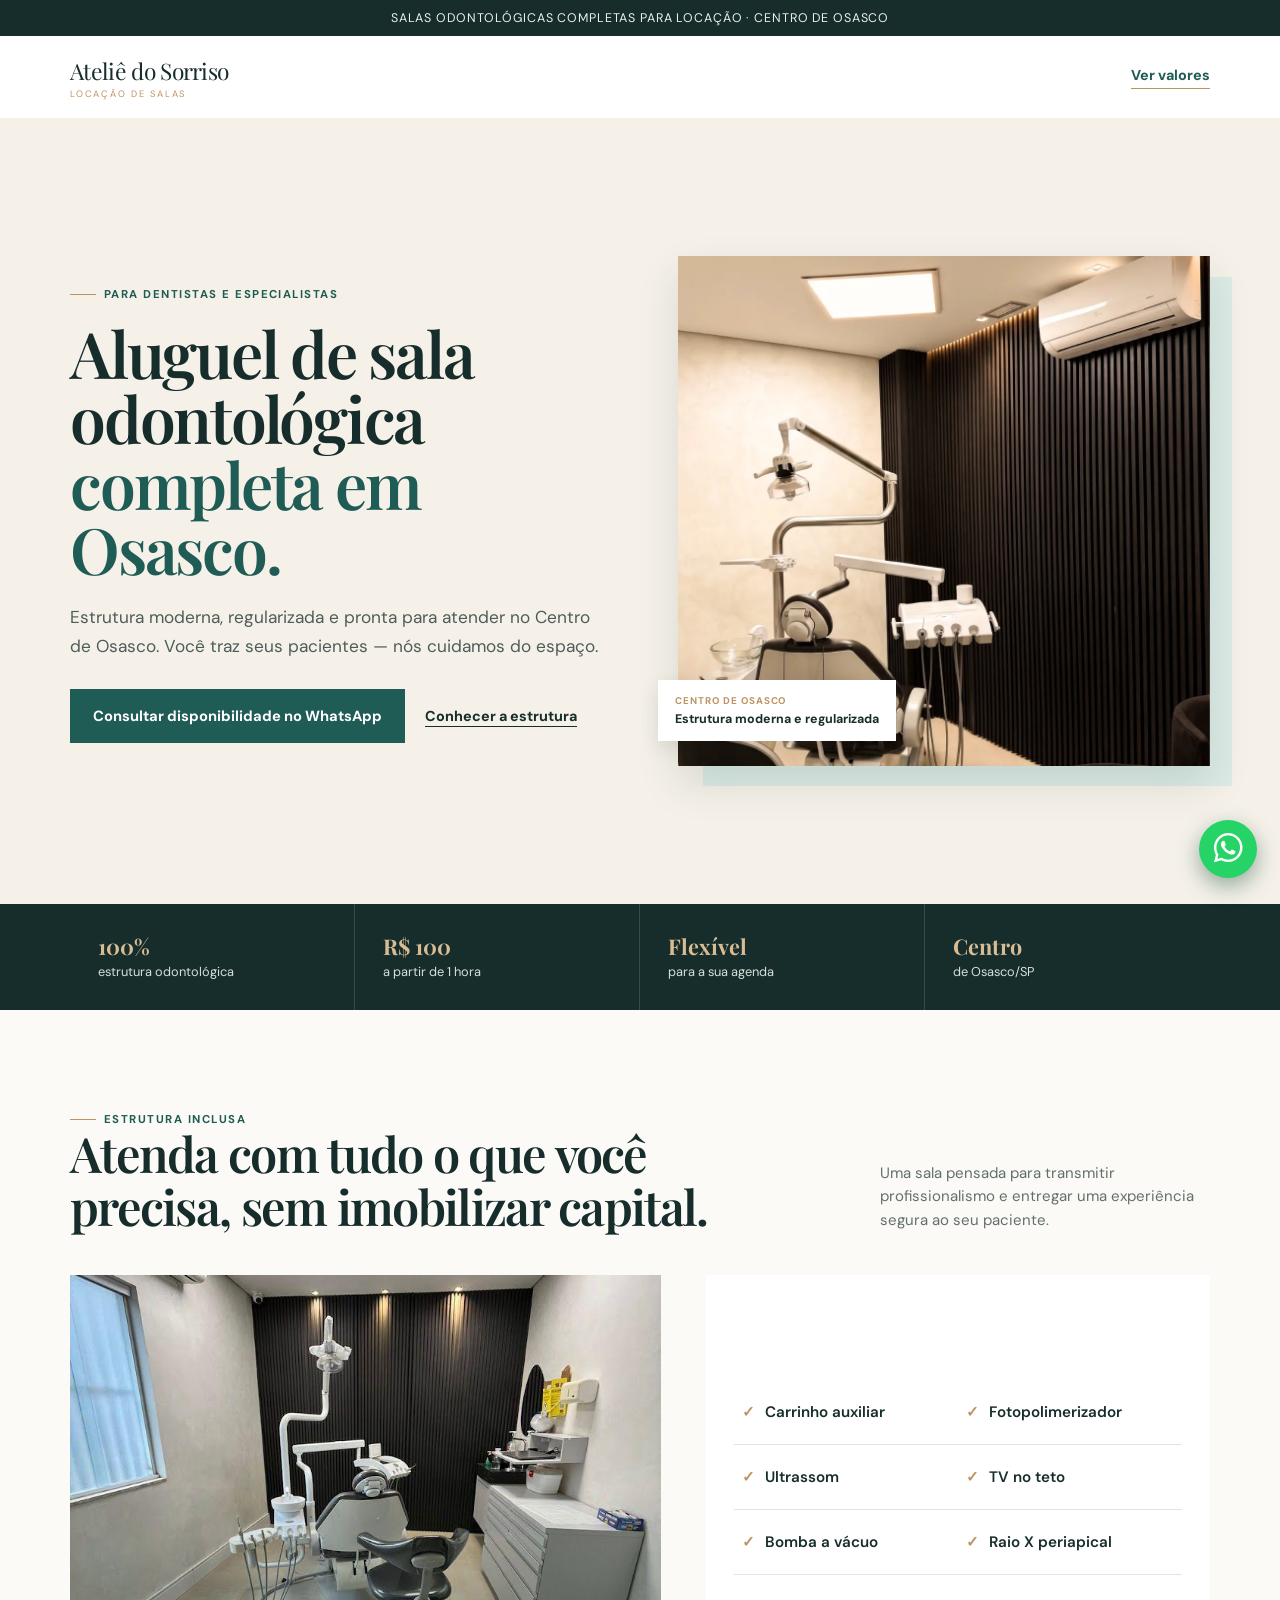
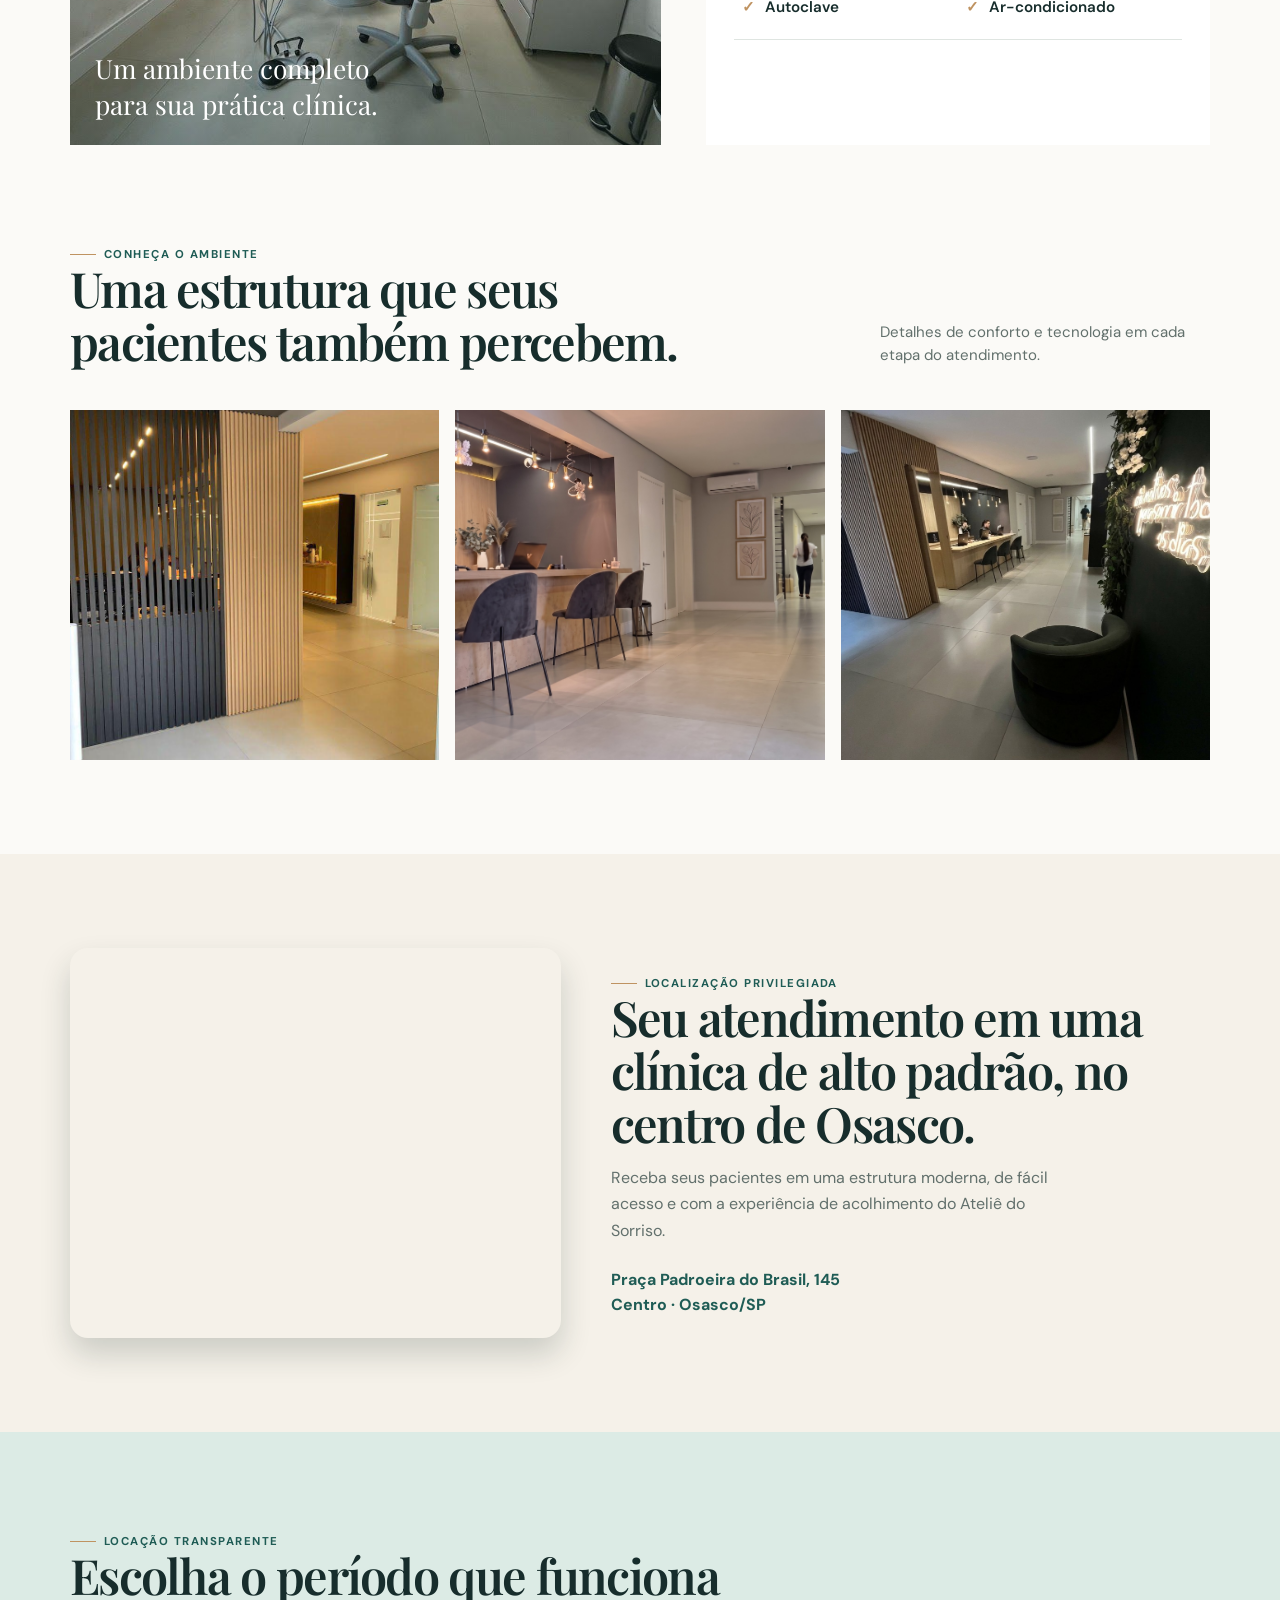
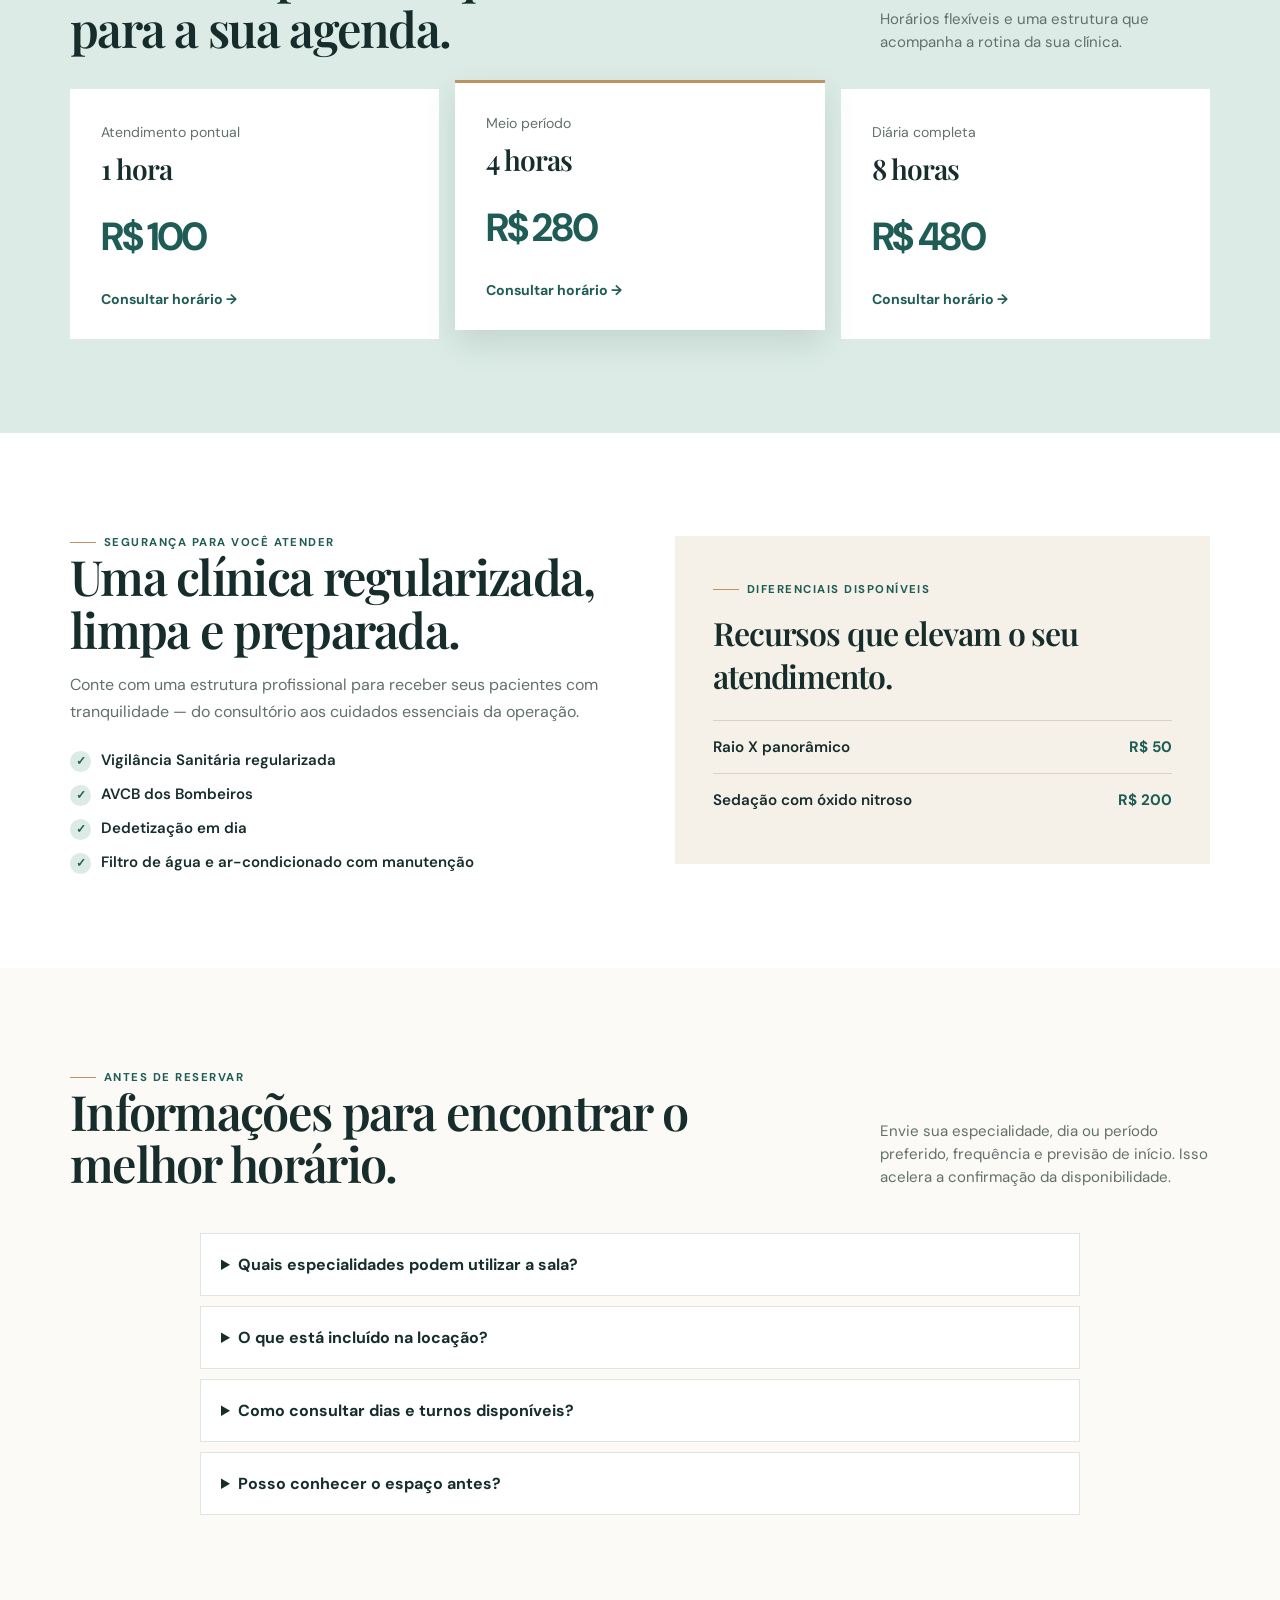
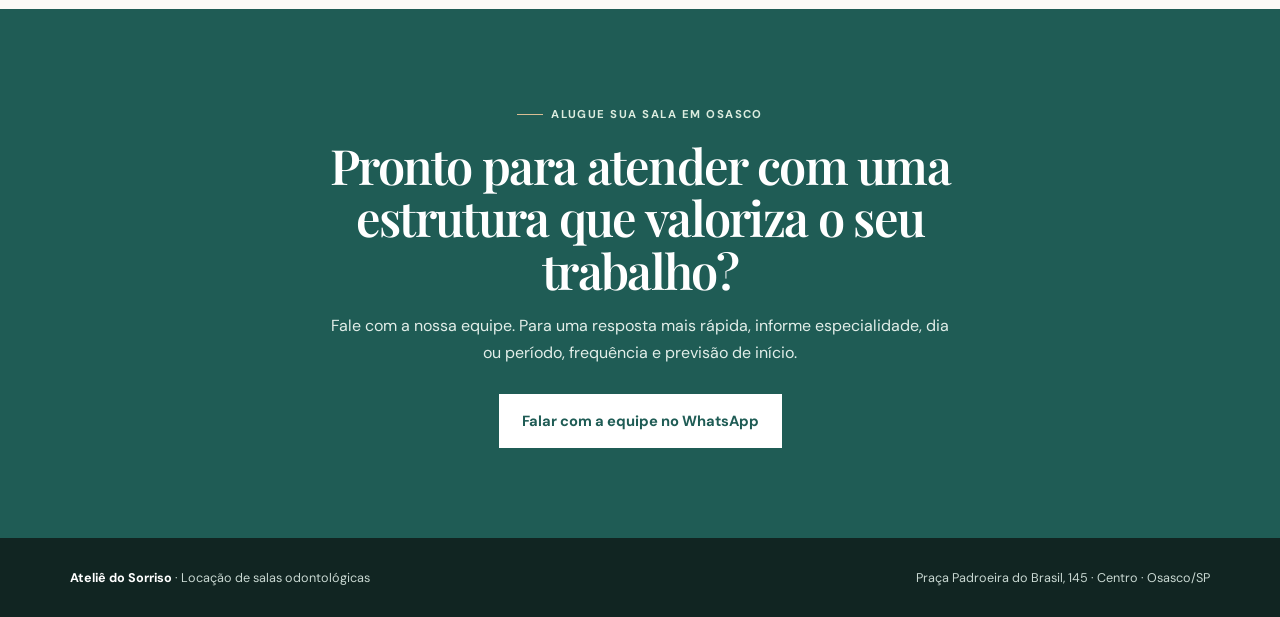
<file: aluguel/index.html>
<!doctype html>
<html lang="pt-BR">
<head>
  <!-- Google Tag Manager -->
  <script>(function(w,d,s,l,i){w[l]=w[l]||[];w[l].push({'gtm.start':new Date().getTime(),event:'gtm.js'});var f=d.getElementsByTagName(s)[0],j=d.createElement(s),dl=l!='dataLayer'?'&l='+l:'';j.async=true;j.src='https://www.googletagmanager.com/gtm.js?id='+i+dl;f.parentNode.insertBefore(j,f);})(window,document,'script','dataLayer','GTM-WVX64R74');</script>
  <!-- End Google Tag Manager -->
  <meta charset="UTF-8" />
  <meta name="viewport" content="width=device-width, initial-scale=1.0" />
  <meta name="description" content="Aluguel de sala odontológica completa em Osasco. Estrutura premium, equipamentos inclusos e horários flexíveis." />
  <title>Aluguel de Sala Odontológica em Osasco | Ateliê do Sorriso</title>
  <link rel="preconnect" href="https://fonts.googleapis.com" />
  <link rel="preconnect" href="https://fonts.gstatic.com" crossorigin />
  <link href="https://fonts.googleapis.com/css2?family=DM+Sans:wght@400;500;600;700&family=Playfair+Display:wght@600;700&display=swap" rel="stylesheet" />
  <link rel="stylesheet" href="https://cdn.jsdelivr.net/npm/bootstrap-icons@1.11.3/font/bootstrap-icons.min.css" />
  <style>
    :root { --ink:#172d2c; --green:#1f5c55; --mint:#dcebe5; --sand:#f5f1e9; --gold:#bf9361; --white:#fff; --muted:#62706c; }
    * { box-sizing:border-box; } html { scroll-behavior:smooth; } body { margin:0; color:var(--ink); background:#fff; font-family:"DM Sans",sans-serif; } a { color:inherit; text-decoration:none; }
    .wrap { width:min(1140px, calc(100% - 40px)); margin:auto; }
    .topbar { background:var(--ink); color:#e9f0ed; text-align:center; font-size:.78rem; letter-spacing:.07em; padding:10px; text-transform:uppercase; }
    header { height:82px; display:flex; align-items:center; justify-content:space-between; }
    .brand { font-family:"Playfair Display",serif; font-size:1.42rem; letter-spacing:-.03em; } .brand small { display:block; color:var(--gold); font-family:"DM Sans",sans-serif; font-size:.58rem; letter-spacing:.19em; text-transform:uppercase; margin-top:2px; }
    .header-cta { font-weight:700; font-size:.9rem; color:var(--green); border-bottom:1px solid var(--gold); padding-bottom:4px; }
    .hero { background:var(--sand); overflow:hidden; } .hero-grid { min-height:598px; display:grid; grid-template-columns:1.02fr .98fr; gap:54px; align-items:center; }
    .eyebrow { display:inline-flex; gap:8px; align-items:center; text-transform:uppercase; font-size:.71rem; letter-spacing:.13em; font-weight:700; color:var(--green); } .eyebrow::before { content:""; width:26px; height:1px; background:var(--gold); }
    h1,h2,h3 { margin:0; font-family:"Playfair Display",serif; font-weight:600; letter-spacing:-.035em; } h1 { font-size:clamp(2.7rem,5vw,4.55rem); line-height:1.02; margin:18px 0 22px; } h1 em { color:var(--green); font-style:normal; } .hero p { max-width:545px; color:#4e5d58; font-size:1.08rem; line-height:1.65; margin:0 0 29px; }
    .actions { display:flex; flex-wrap:wrap; align-items:center; gap:20px; } .button { border:0; cursor:pointer; display:inline-flex; align-items:center; justify-content:center; padding:16px 23px; min-height:54px; background:var(--green); color:white; font-weight:700; font-size:.92rem; transition:.2s transform,.2s background; } .button:hover { transform:translateY(-2px); background:#174943; } .text-link { font-weight:700; font-size:.9rem; text-decoration:underline; text-underline-offset:5px; }
    .hero-media { height:510px; position:relative; } .hero-media:before { content:""; position:absolute; inset:21px -22px -20px 25px; background:var(--mint); } .hero-media img { position:relative; width:100%; height:100%; object-fit:cover; object-position:center; display:block; box-shadow:0 18px 38px #182e2920; } .media-tag { position:absolute; z-index:1; bottom:25px; left:-20px; background:white; padding:14px 17px; box-shadow:0 7px 20px #14251d1c; font-size:.78rem; font-weight:700; } .media-tag span { display:block; color:var(--gold); text-transform:uppercase; letter-spacing:.1em; font-size:.61rem; margin-bottom:4px; }
    .proof { background:var(--ink); color:white; } .proof-grid { display:grid; grid-template-columns:repeat(4,1fr); } .proof-item { padding:28px 28px 29px; border-right:1px solid #ffffff25; } .proof-item:last-child { border:0; } .proof-item strong { display:block; color:#d8bd94; font-size:1.35rem; font-family:"Playfair Display",serif; } .proof-item span { font-size:.8rem; color:#d6e0dc; line-height:1.4; }
    section { padding:94px 0; } .section-head { display:flex; align-items:end; justify-content:space-between; gap:32px; margin-bottom:43px; } h2 { font-size:clamp(2.1rem,3.8vw,3.35rem); line-height:1.08; max-width:670px; } .section-head p { margin:0; max-width:330px; color:var(--muted); line-height:1.55; font-size:.94rem; }
    .equipment { background:#fbfaf7; } .equip-grid { display:grid; grid-template-columns:1.08fr .92fr; gap:45px; align-items:stretch; } .equip-image { min-height:470px; background:#eef1ed url('../arquivos/3.jpeg') center/cover; position:relative; } .equip-image:after { content:""; position:absolute; inset:0; background:linear-gradient(0deg,#14292377,transparent 55%); } .equip-image p { position:absolute; z-index:1; left:25px; bottom:23px; margin:0; color:#fff; font-family:"Playfair Display",serif; font-size:1.65rem; max-width:300px; } .feature-list { display:grid; grid-template-columns:1fr 1fr; align-content:center; gap:0; background:white; padding:12px 28px; } .feature { border-bottom:1px solid #dfe5e1; padding:22px 8px; font-weight:600; font-size:.95rem; } .feature:before { content:"✓"; color:var(--gold); font-weight:700; margin-right:10px; }
    .gallery { padding-top:0; background:#fbfaf7; } .gallery-grid { display:grid; grid-template-columns:repeat(3,1fr); gap:16px; } .gallery-item { height:350px; overflow:hidden; background:#e9edea; } .gallery-item img { width:100%; height:100%; object-fit:cover; transition:transform .35s ease; } .gallery-item:hover img { transform:scale(1.035); } .gallery-item:first-child img { object-position:center 55%; } .gallery-item:nth-child(2) img { object-position:center 55%; } .gallery-item:nth-child(3) img { object-position:center 55%; }
    .location { background:var(--sand); } .location-grid { display:grid; grid-template-columns:.9fr 1.1fr; gap:50px; align-items:center; } .location-photo,.map-frame { width:100%; min-height:390px; border:0; border-radius:18px; box-shadow:0 16px 30px #1b2e2830; } .location-copy p { color:var(--muted); line-height:1.65; max-width:450px; } .location-address { display:block; margin-top:24px; font-weight:700; color:var(--green); line-height:1.55; }
    .plans { background:var(--mint); } .plans .section-head { margin-bottom:35px; } .cards { display:grid; grid-template-columns:repeat(3,1fr); gap:16px; } .card { background:white; padding:31px; border-top:3px solid transparent; } .card.featured { border-top-color:var(--gold); box-shadow:0 13px 30px #244b4222; transform:translateY(-9px); } .card .time { color:var(--muted); font-size:.88rem; } .card h3 { font-size:1.75rem; margin:9px 0 24px; } .price { color:var(--green); font-weight:700; font-size:2.45rem; letter-spacing:-.06em; } .price small { font-size:.9rem; letter-spacing:0; font-weight:500; color:var(--muted); } .card a { display:block; font-weight:700; font-size:.88rem; margin-top:28px; color:var(--green); }
    .safety-grid { display:grid; grid-template-columns:1fr 1fr; gap:70px; align-items:center; } .safety-copy p { color:var(--muted); line-height:1.7; } .checks { list-style:none; padding:0; margin:24px 0 0; display:grid; gap:12px; } .checks li { font-weight:600; font-size:.94rem; } .checks li:before { content:"✓"; display:inline-grid; place-items:center; width:21px; height:21px; background:var(--mint); color:var(--green); border-radius:50%; font-size:.72rem; margin-right:10px; } .extras { background:var(--sand); padding:38px; } .extras .eyebrow { margin-bottom:14px; } .extras h3 { font-size:2rem; margin-bottom:23px; } .extra-row { display:flex; justify-content:space-between; padding:16px 0; border-top:1px solid #d8d1c5; font-size:.95rem; font-weight:600; } .extra-row strong { color:var(--green); }
    .faq { background:#fbfaf7; } .faq-list { max-width:880px; margin:auto; display:grid; gap:10px; } .faq-list details { background:white; border:1px solid #dfe5e1; padding:0 20px; } .faq-list summary { cursor:pointer; padding:20px 0; font-weight:700; } .faq-list p { margin:-4px 0 20px; color:var(--muted); line-height:1.65; }
    .cta { background:var(--green); color:white; text-align:center; padding:90px 0; } .cta h2 { margin:17px auto; max-width:730px; } .cta p { max-width:620px; line-height:1.65; color:#e2eee9; margin:0 auto 28px; } .cta .button { background:white; color:var(--green); } .cta .button:hover { background:#f2eee7; } .cta .eyebrow { color:#dbecdf; } .cta .eyebrow:before { background:#d8bd94; }
    footer { padding:31px 0; background:#112522; color:#c9d8d2; } .footer-row { display:flex; justify-content:space-between; align-items:center; gap:18px; font-size:.79rem; } .footer-row strong { color:white; } .whatsapp { position:fixed; right:23px; bottom:22px; width:58px; height:58px; border-radius:50%; background:#25d366; display:grid; place-items:center; color:white; font-size:1.8rem; line-height:1; box-shadow:0 8px 22px #154c3770; z-index:3; transition:transform .2s ease,box-shadow .2s ease; } .whatsapp:hover { transform:translateY(-2px); box-shadow:0 12px 28px #154c3780; }
    @media (max-width:760px) { .wrap { width:min(100% - 32px, 1140px); } header { height:70px; } .header-cta { font-size:.76rem; } .hero-grid { grid-template-columns:1fr; gap:25px; padding:55px 0 36px; } .hero-media { height:405px; width:calc(100% - 17px); margin-left:8px; } h1 { font-size:2.75rem; } .proof-grid,.cards { grid-template-columns:1fr 1fr; } .proof-item { border-bottom:1px solid #ffffff25; padding:21px 13px; } .proof-item:nth-child(2) { border-right:0; } .equip-grid,.safety-grid,.location-grid { grid-template-columns:1fr; gap:25px; } .equip-image,.location-photo { min-height:390px; } .gallery-grid { grid-template-columns:1fr; } .gallery-item { height:280px; } .feature-list { padding:10px 16px; } .section-head { display:block; margin-bottom:29px; } .section-head p { margin-top:15px; } section { padding:65px 0; } .card.featured { transform:none; } .cards { gap:12px; } .card { padding:22px 17px; } .card:last-child { grid-column:span 2; } .price { font-size:2rem; } .footer-row { align-items:flex-start; flex-direction:column; } }
  </style>
  <script src="../assets/tracking.js" defer></script>
</head>
<body data-page="salas" data-pipelead="https://go.pipelead.to/w/mJNgvt">
  <noscript><iframe src="https://www.googletagmanager.com/ns.html?id=GTM-WVX64R74" height="0" width="0" style="display:none;visibility:hidden"></iframe></noscript>
  <div class="topbar">Salas odontológicas completas para locação · Centro de Osasco</div>
  <header class="wrap"><a class="brand" href="#inicio">Ateliê do Sorriso<small>Locação de salas</small></a><a class="header-cta" href="#valores">Ver valores</a></header>
  <main>
    <section class="hero" id="inicio"><div class="wrap hero-grid"><div><span class="eyebrow">Para dentistas e especialistas</span><h1>Aluguel de sala odontológica <em>completa em Osasco.</em></h1><p>Estrutura moderna, regularizada e pronta para atender no Centro de Osasco. Você traz seus pacientes — nós cuidamos do espaço.</p><div class="actions"><a class="button" data-cta="hero" href="https://wa.me/5511939069485?text=Olá! Tenho interesse em alugar uma sala odontológica. Minha especialidade é: __. Prefiro o dia/período: __. Frequência desejada: __. Previsão de início: __." target="_blank" rel="noopener">Consultar disponibilidade no WhatsApp</a><a class="text-link" href="#estrutura">Conhecer a estrutura</a></div></div><div class="hero-media"><img src="../assets/optimized/hero-clinica.webp" alt="Sala odontológica completa do Ateliê do Sorriso em Osasco" width="1200" height="900" fetchpriority="high" /><div class="media-tag"><span>Centro de Osasco</span>Estrutura moderna e regularizada</div></div></div></section>
    <div class="proof"><div class="wrap proof-grid"><div class="proof-item"><strong>100%</strong><span>estrutura odontológica</span></div><div class="proof-item"><strong>R$ 100</strong><span>a partir de 1 hora</span></div><div class="proof-item"><strong>Flexível</strong><span>para a sua agenda</span></div><div class="proof-item"><strong>Centro</strong><span>de Osasco/SP</span></div></div></div>
    <section class="equipment" id="estrutura"><div class="wrap"><div class="section-head"><div><span class="eyebrow">Estrutura inclusa</span><h2>Atenda com tudo o que você precisa, sem imobilizar capital.</h2></div><p>Uma sala pensada para transmitir profissionalismo e entregar uma experiência segura ao seu paciente.</p></div><div class="equip-grid"><div class="equip-image"><p>Um ambiente completo para sua prática clínica.</p></div><div class="feature-list"><div class="feature">Carrinho auxiliar</div><div class="feature">Fotopolimerizador</div><div class="feature">Ultrassom</div><div class="feature">TV no teto</div><div class="feature">Bomba a vácuo</div><div class="feature">Raio X periapical</div><div class="feature">Autoclave</div><div class="feature">Ar-condicionado</div></div></div></div></section>
    <section class="gallery"><div class="wrap"><div class="section-head"><div><span class="eyebrow">Conheça o ambiente</span><h2>Uma estrutura que seus pacientes também percebem.</h2></div><p>Detalhes de conforto e tecnologia em cada etapa do atendimento.</p></div><div class="gallery-grid"><div class="gallery-item"><img src="../arquivos/1.jpeg" alt="Interior da clínica Ateliê do Sorriso" /></div><div class="gallery-item"><img src="../arquivos/4.jpeg" alt="Recepção da clínica Ateliê do Sorriso" /></div><div class="gallery-item"><img src="../arquivos/5.jpeg" alt="Área de espera da clínica Ateliê do Sorriso" /></div></div></div></section>
    <section class="location"><div class="wrap location-grid"><iframe class="map-frame" title="Mapa do Ateliê do Sorriso em Osasco" src="https://www.google.com/maps?q=Pra%C3%A7a%20Padroeira%20do%20Brasil%2C%20145%2C%20Centro%2C%20Osasco%20SP&amp;output=embed" loading="lazy" referrerpolicy="no-referrer-when-downgrade" allowfullscreen></iframe><div class="location-copy"><span class="eyebrow">Localização privilegiada</span><h2>Seu atendimento em uma clínica de alto padrão, no centro de Osasco.</h2><p>Receba seus pacientes em uma estrutura moderna, de fácil acesso e com a experiência de acolhimento do Ateliê do Sorriso.</p><span class="location-address">Praça Padroeira do Brasil, 145<br />Centro · Osasco/SP</span></div></div></section>
    <section class="plans" id="valores"><div class="wrap"><div class="section-head"><div><span class="eyebrow">Locação transparente</span><h2>Escolha o período que funciona para a sua agenda.</h2></div><p>Horários flexíveis e uma estrutura que acompanha a rotina da sua clínica.</p></div><div class="cards"><article class="card"><div class="time">Atendimento pontual</div><h3>1 hora</h3><div class="price">R$ 100</div><a data-cta="plan-1h" href="https://wa.me/5511939069485?text=Olá! Gostaria de consultar a disponibilidade para 1 hora de sala. Minha especialidade é: __. Dia/período: __." target="_blank" rel="noopener">Consultar horário →</a></article><article class="card featured"><div class="time">Meio período</div><h3>4 horas</h3><div class="price">R$ 280</div><a data-cta="plan-4h" href="https://wa.me/5511939069485?text=Olá! Gostaria de consultar a disponibilidade para 4 horas de sala. Minha especialidade é: __. Dia/período: __." target="_blank" rel="noopener">Consultar horário →</a></article><article class="card"><div class="time">Diária completa</div><h3>8 horas</h3><div class="price">R$ 480</div><a data-cta="plan-8h" href="https://wa.me/5511939069485?text=Olá! Gostaria de consultar a disponibilidade para 8 horas de sala. Minha especialidade é: __. Dia/período: __." target="_blank" rel="noopener">Consultar horário →</a></article></div></div></section>
    <section><div class="wrap safety-grid"><div class="safety-copy"><span class="eyebrow">Segurança para você atender</span><h2>Uma clínica regularizada, limpa e preparada.</h2><p>Conte com uma estrutura profissional para receber seus pacientes com tranquilidade — do consultório aos cuidados essenciais da operação.</p><ul class="checks"><li>Vigilância Sanitária regularizada</li><li>AVCB dos Bombeiros</li><li>Dedetização em dia</li><li>Filtro de água e ar-condicionado com manutenção</li></ul></div><aside class="extras"><span class="eyebrow">Diferenciais disponíveis</span><h3>Recursos que elevam o seu atendimento.</h3><div class="extra-row"><span>Raio X panorâmico</span><strong>R$ 50</strong></div><div class="extra-row"><span>Sedação com óxido nitroso</span><strong>R$ 200</strong></div></aside></div></section>
    <section class="faq" id="duvidas"><div class="wrap"><div class="section-head"><div><span class="eyebrow">Antes de reservar</span><h2>Informações para encontrar o melhor horário.</h2></div><p>Envie sua especialidade, dia ou período preferido, frequência e previsão de início. Isso acelera a confirmação da disponibilidade.</p></div><div class="faq-list"><details data-faq><summary>Quais especialidades podem utilizar a sala?</summary><p>A equipe confirma a adequação da estrutura conforme a especialidade e os procedimentos informados. Conte o tipo de atendimento no primeiro contato.</p></details><details data-faq><summary>O que está incluído na locação?</summary><p>A página lista os principais equipamentos e a estrutura disponível. Materiais de consumo, instrumentais e necessidades específicas devem ser confirmados antes da reserva.</p></details><details data-faq><summary>Como consultar dias e turnos disponíveis?</summary><p>Envie pelo WhatsApp o dia ou período desejado, a duração e se o uso será pontual ou recorrente.</p></details><details data-faq><summary>Posso conhecer o espaço antes?</summary><p>Consulte a equipe para combinar uma visita e validar se a estrutura atende à sua rotina clínica.</p></details></div></div></section>
    <section class="cta"><div class="wrap"><span class="eyebrow">Alugue sua sala em Osasco</span><h2>Pronto para atender com uma estrutura que valoriza o seu trabalho?</h2><p>Fale com a nossa equipe. Para uma resposta mais rápida, informe especialidade, dia ou período, frequência e previsão de início.</p><a class="button" data-cta="footer" href="https://wa.me/5511939069485?text=Olá! Quero consultar a disponibilidade das salas. Minha especialidade é: __. Prefiro o dia/período: __. Frequência: __. Início previsto: __." target="_blank" rel="noopener">Falar com a equipe no WhatsApp</a></div></section>
  </main>
  <footer><div class="wrap footer-row"><div><strong>Ateliê do Sorriso</strong> · Locação de salas odontológicas</div><div>Praça Padroeira do Brasil, 145 · Centro · Osasco/SP</div></div></footer>
  <a class="whatsapp" data-cta="floating" aria-label="Falar no WhatsApp" title="Falar no WhatsApp" href="https://wa.me/5511939069485?text=Olá! Tenho interesse na locação de sala odontológica." target="_blank" rel="noopener"><i class="bi bi-whatsapp" aria-hidden="true"></i></a>
</body>
</html>
</file>
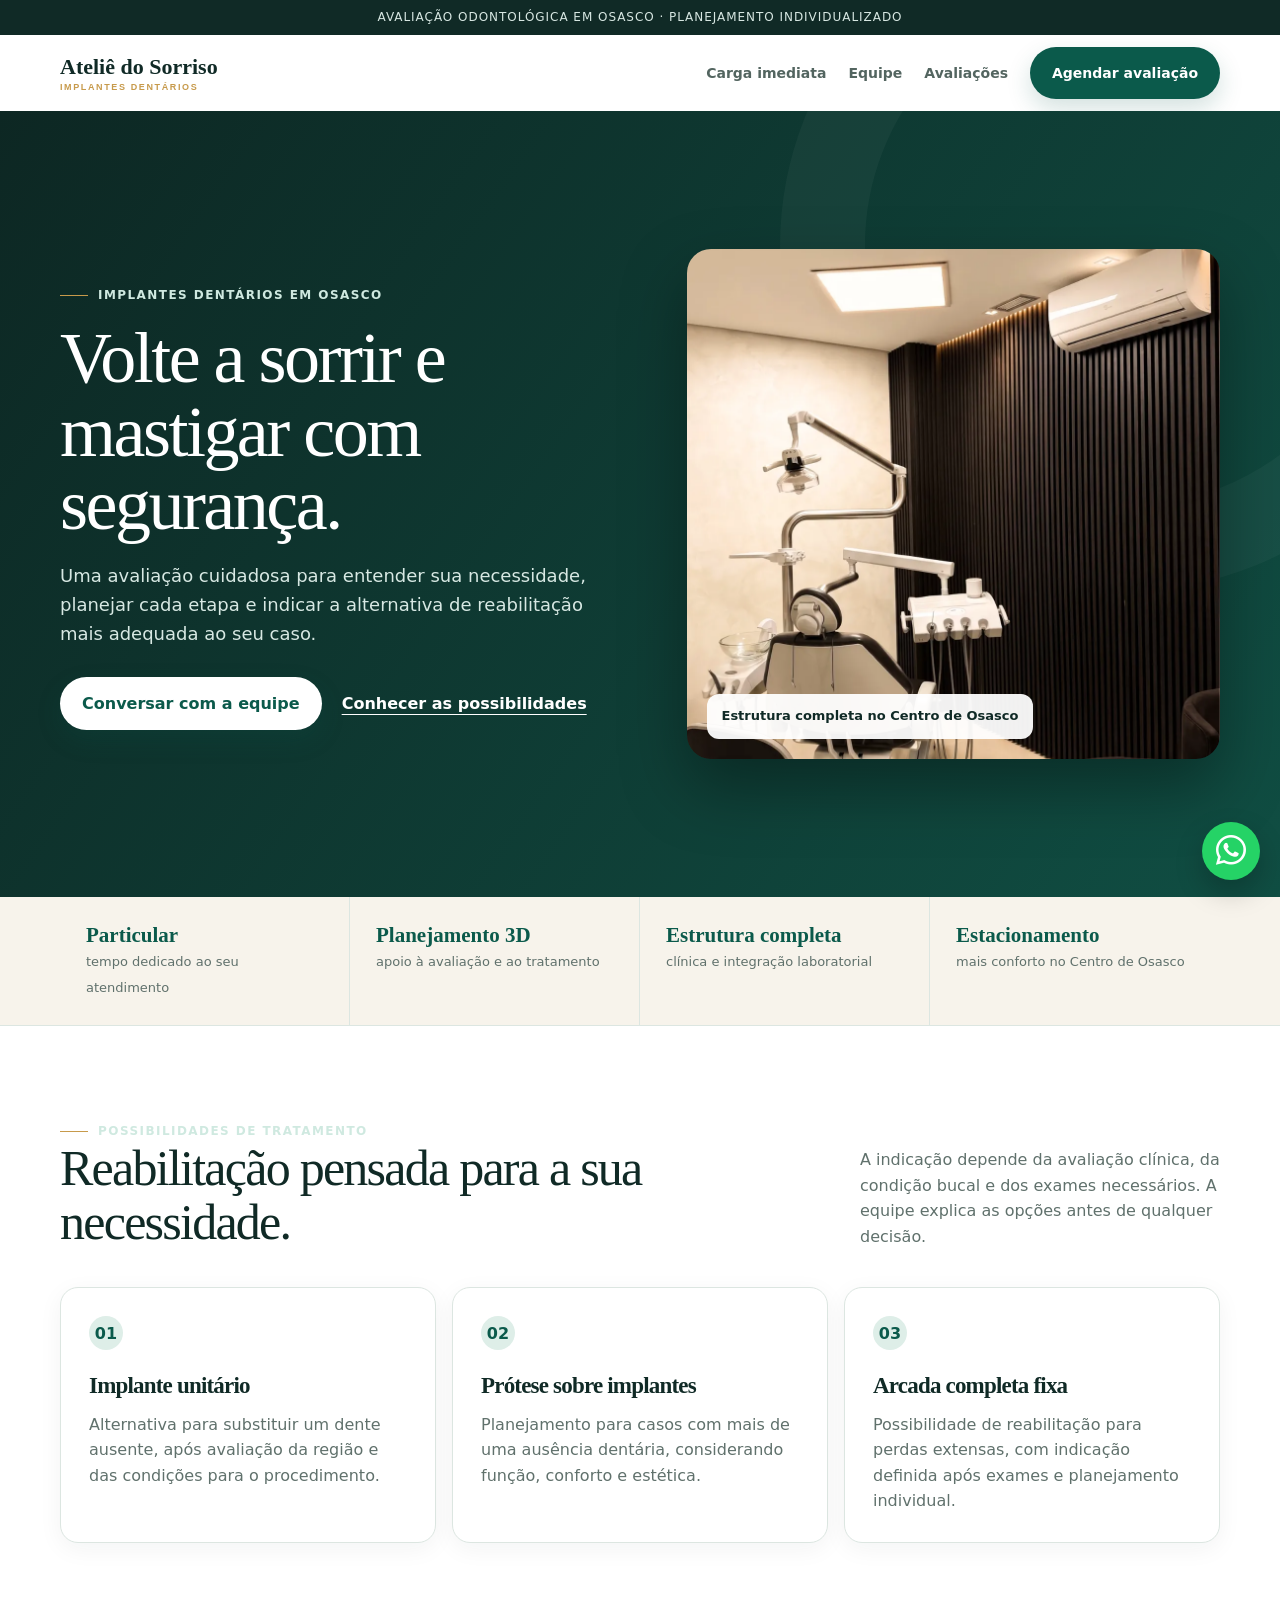
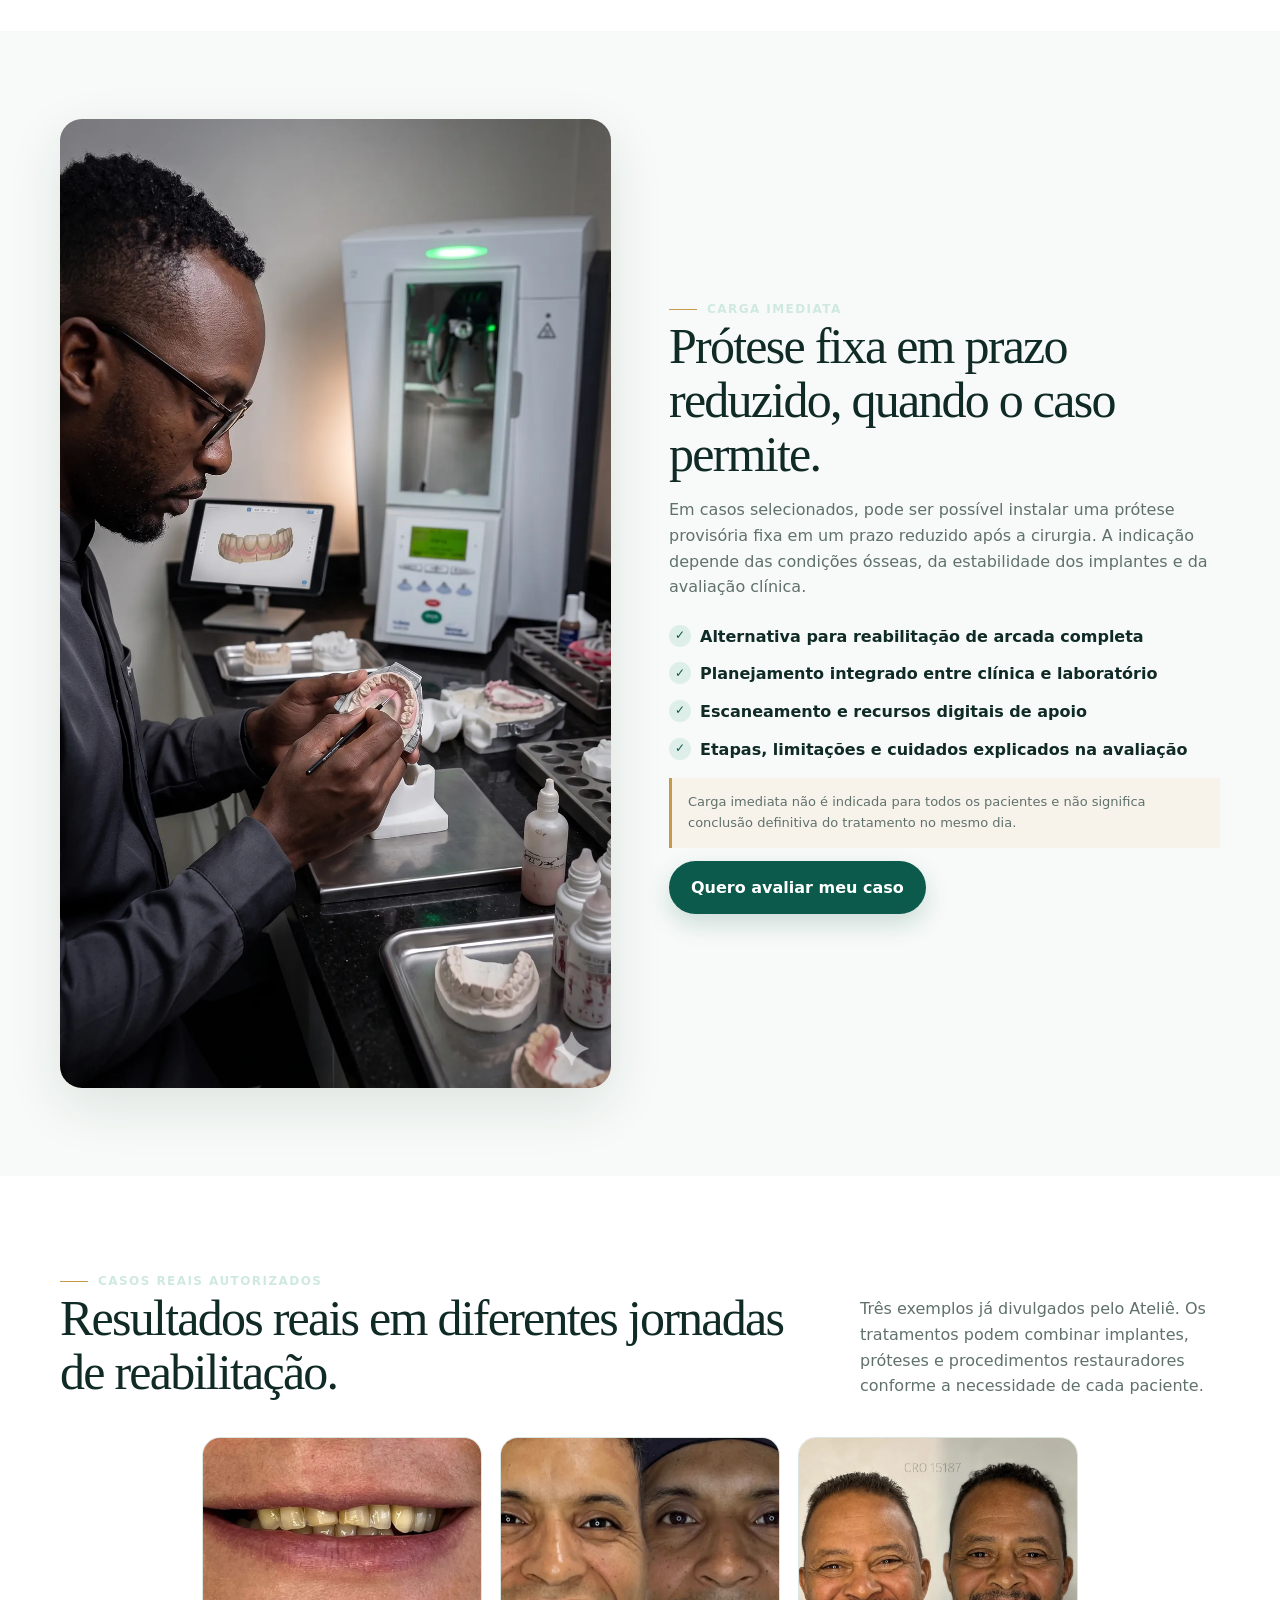
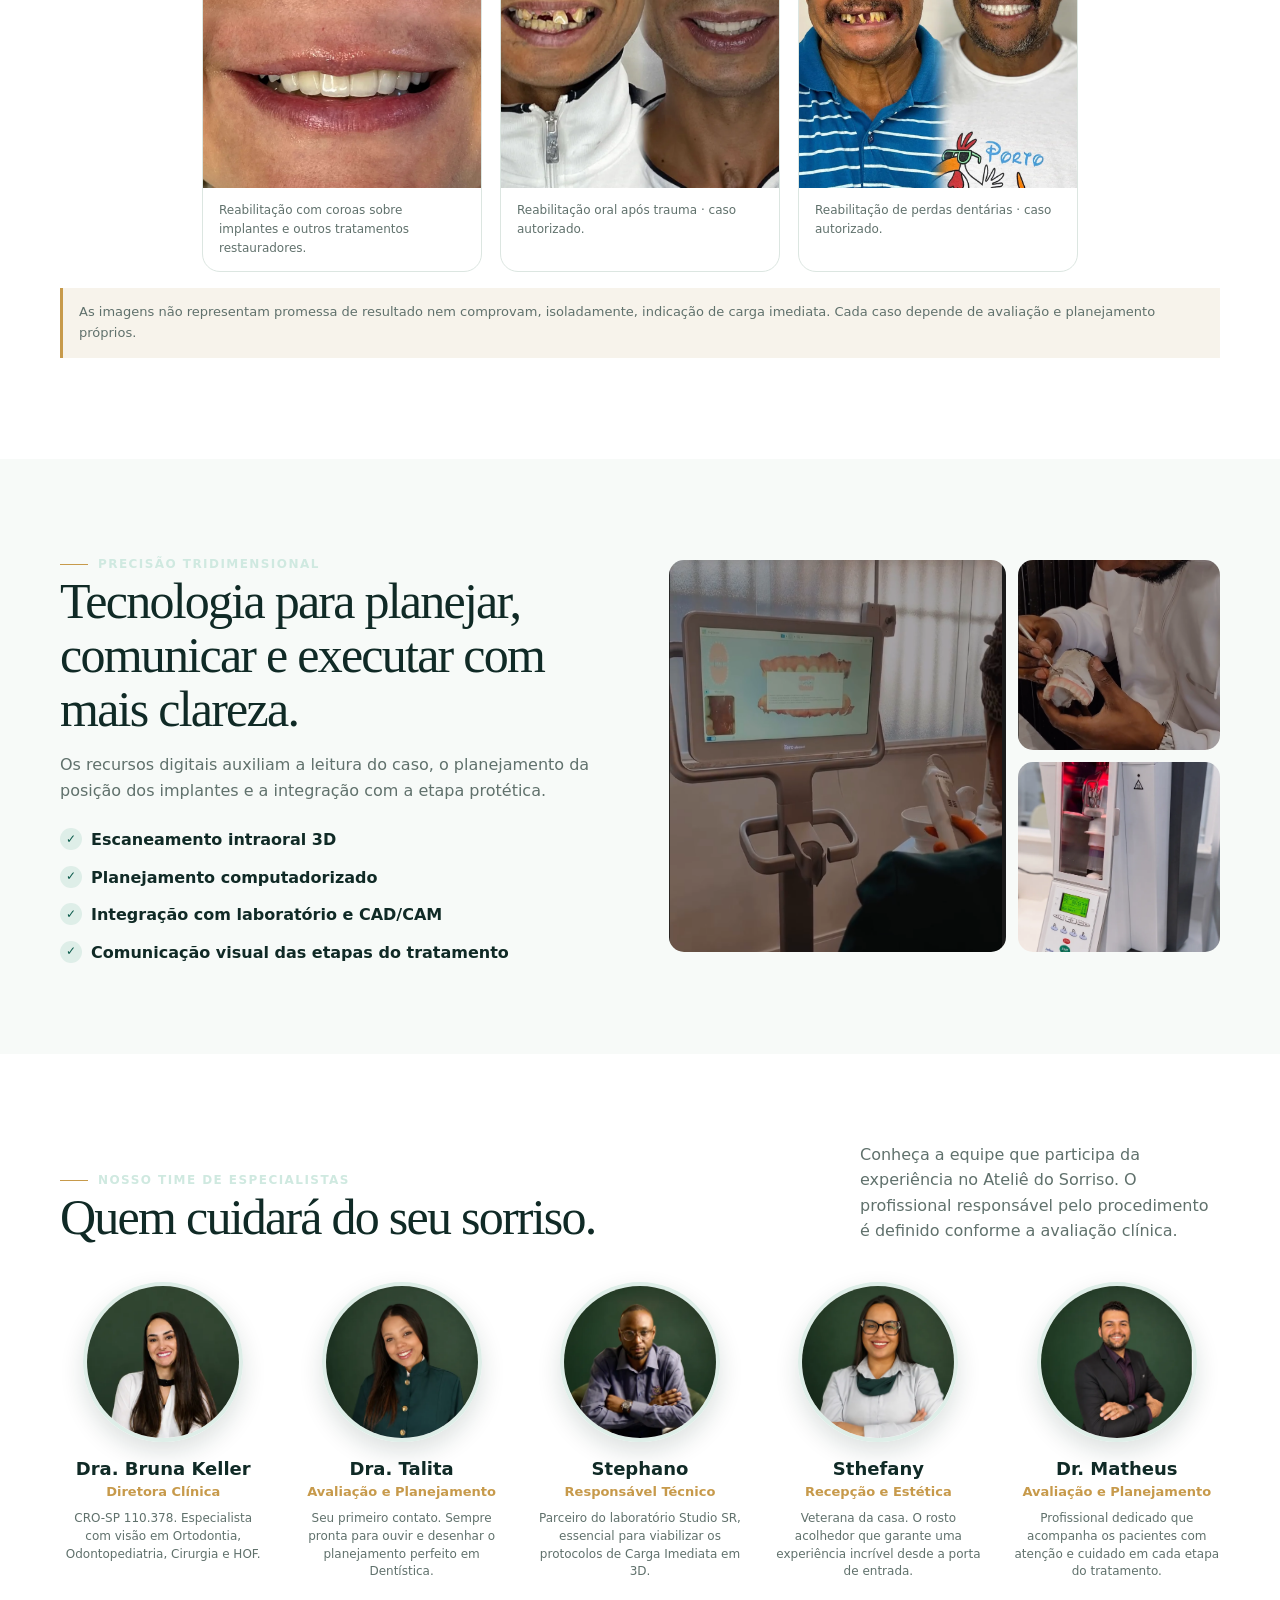
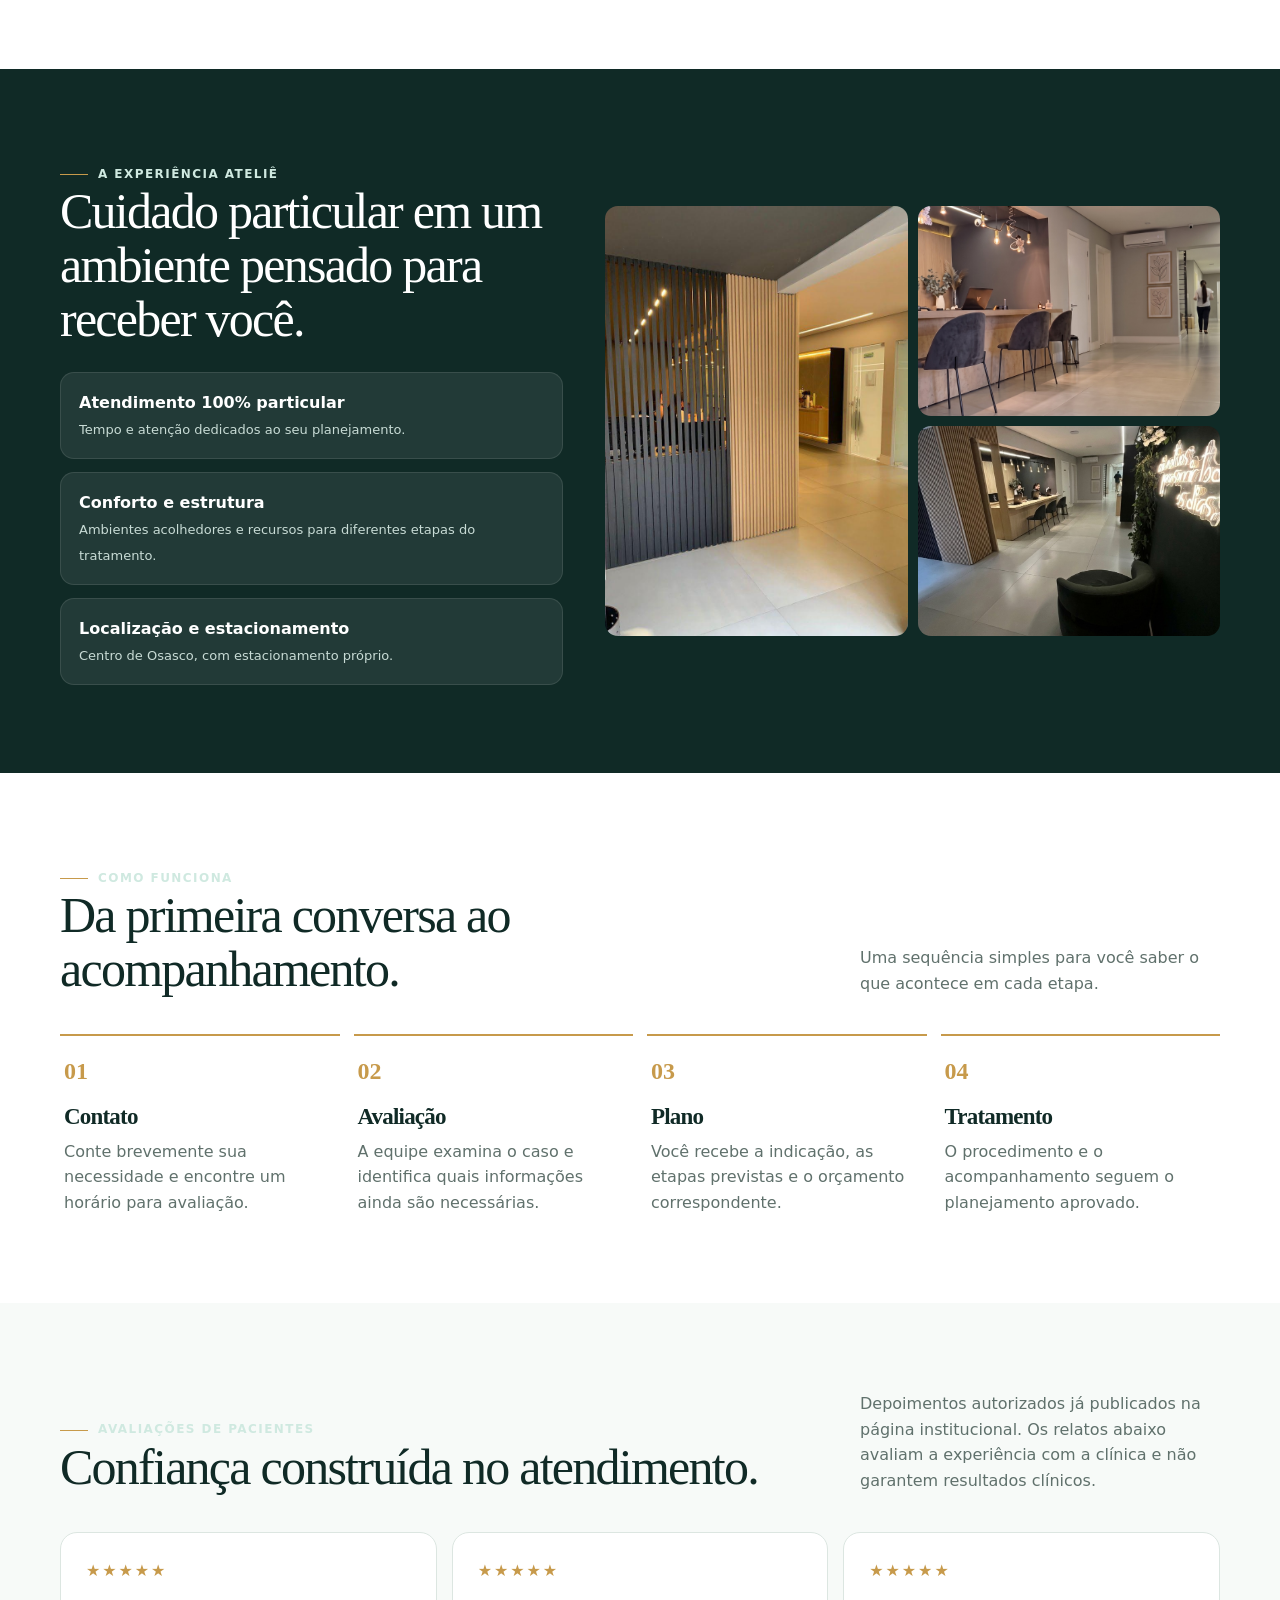
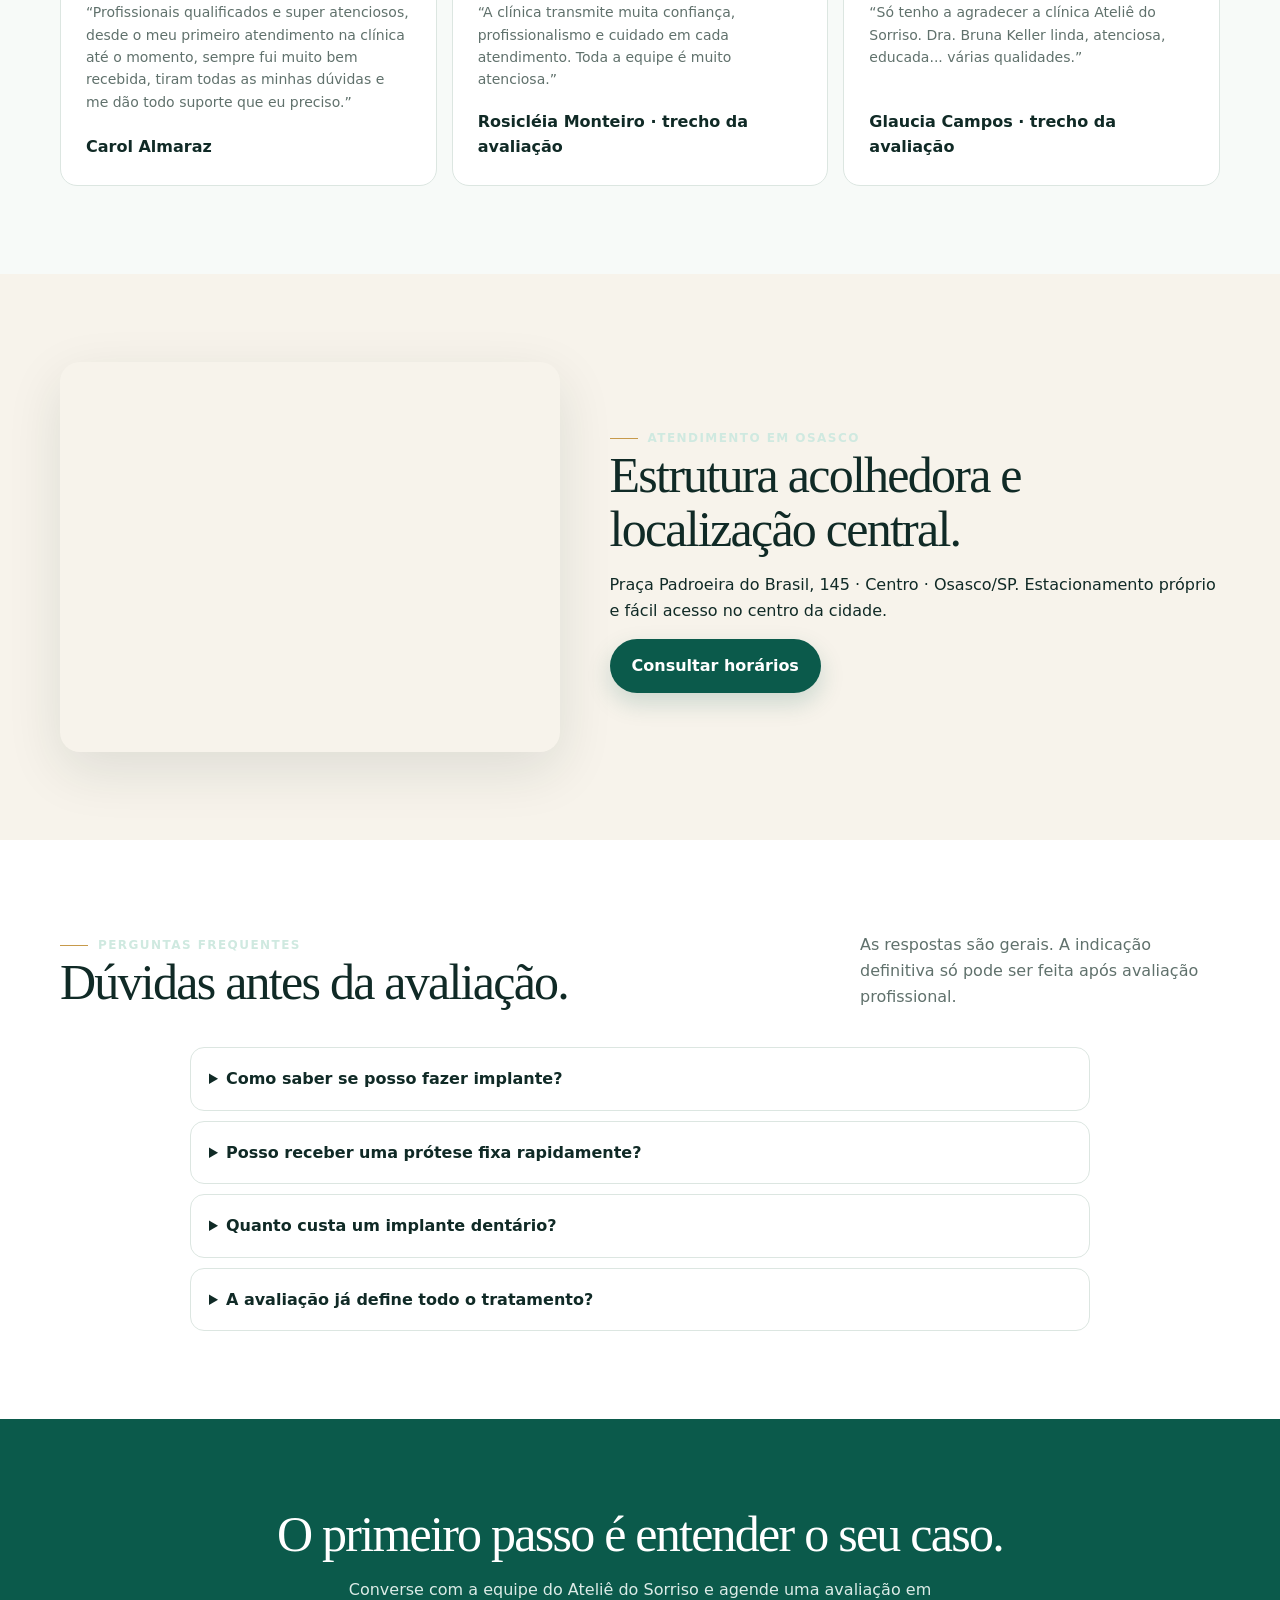
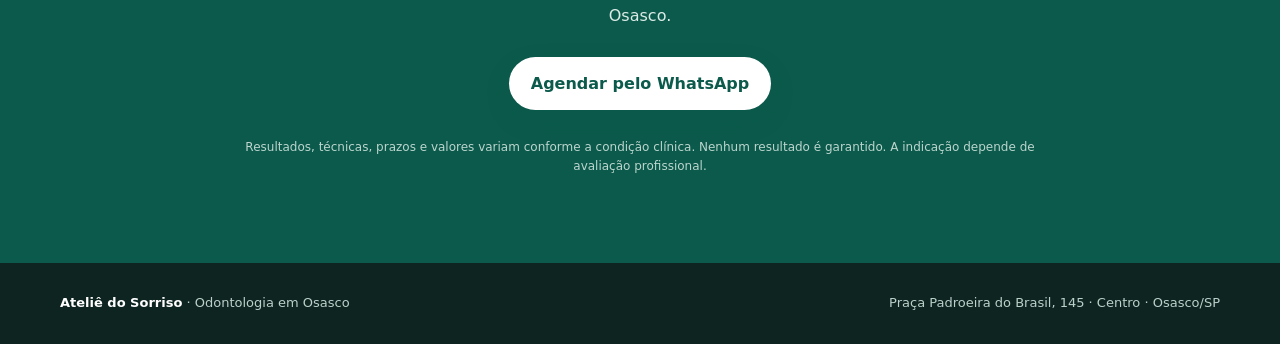
<file: implantes/index.html>
<!doctype html>
<html lang="pt-BR">
<head>
  <!-- Google Tag Manager -->
  <script>(function(w,d,s,l,i){w[l]=w[l]||[];w[l].push({'gtm.start':new Date().getTime(),event:'gtm.js'});var f=d.getElementsByTagName(s)[0],j=d.createElement(s),dl=l!='dataLayer'?'&l='+l:'';j.async=true;j.src='https://www.googletagmanager.com/gtm.js?id='+i+dl;f.parentNode.insertBefore(j,f);})(window,document,'script','dataLayer','GTM-WVX64R74');</script>
  <!-- End Google Tag Manager -->
  <meta charset="UTF-8">
  <meta name="viewport" content="width=device-width, initial-scale=1.0">
  <meta name="description" content="Avaliação para implantes dentários e prótese fixa em Osasco, com planejamento individualizado, tecnologia digital e estrutura completa.">
  <title>Implantes Dentários em Osasco | Ateliê do Sorriso</title>
  <link rel="stylesheet" href="https://cdn.jsdelivr.net/npm/bootstrap-icons@1.11.3/font/bootstrap-icons.min.css">
  <link rel="stylesheet" href="../assets/landing.css?v=20260810-4">
  <script src="../assets/tracking.js?v=20260810-3" defer></script>
</head>
<body data-page="implantes" data-pipelead="https://go.pipelead.to/w/WnrM5C">
  <noscript><iframe src="https://www.googletagmanager.com/ns.html?id=GTM-WVX64R74" height="0" width="0" style="display:none;visibility:hidden"></iframe></noscript>
  <div class="topbar">Avaliação odontológica em Osasco · Planejamento individualizado</div>
  <header class="wrap nav">
    <a class="brand" href="#inicio">Ateliê do Sorriso<small>Implantes dentários</small></a>
    <nav class="nav-links" aria-label="Navegação principal"><a href="#carga-imediata">Carga imediata</a><a href="#equipe">Equipe</a><a href="#depoimentos">Avaliações</a><a class="button" data-cta="nav" href="https://go.pipelead.to/w/WnrM5C" target="_blank" rel="noopener">Agendar avaliação</a></nav>
  </header>
  <main>
    <section class="hero" id="inicio"><div class="wrap hero-grid">
      <div class="hero-copy"><span class="eyebrow">Implantes dentários em Osasco</span><h1>Volte a sorrir e mastigar com segurança.</h1><p>Uma avaliação cuidadosa para entender sua necessidade, planejar cada etapa e indicar a alternativa de reabilitação mais adequada ao seu caso.</p><div class="hero-actions"><a class="button light" data-cta="hero" href="https://go.pipelead.to/w/WnrM5C" target="_blank" rel="noopener">Conversar com a equipe</a><a class="text-link" href="#tratamentos">Conhecer as possibilidades</a></div></div>
      <div class="hero-media"><img src="../assets/optimized/hero-clinica.webp" alt="Consultório do Ateliê do Sorriso em Osasco" width="1200" height="900" fetchpriority="high"><div class="hero-tag">Estrutura completa no Centro de Osasco</div></div>
    </div></section>

    <div class="proof"><div class="wrap proof-grid"><div class="proof-item"><strong>Particular</strong><span>tempo dedicado ao seu atendimento</span></div><div class="proof-item"><strong>Planejamento 3D</strong><span>apoio à avaliação e ao tratamento</span></div><div class="proof-item"><strong>Estrutura completa</strong><span>clínica e integração laboratorial</span></div><div class="proof-item"><strong>Estacionamento</strong><span>mais conforto no Centro de Osasco</span></div></div></div>

    <section id="tratamentos"><div class="wrap"><div class="section-head"><div><span class="eyebrow">Possibilidades de tratamento</span><h2>Reabilitação pensada para a sua necessidade.</h2></div><p>A indicação depende da avaliação clínica, da condição bucal e dos exames necessários. A equipe explica as opções antes de qualquer decisão.</p></div><div class="cards"><article class="card"><b>01</b><h3>Implante unitário</h3><p>Alternativa para substituir um dente ausente, após avaliação da região e das condições para o procedimento.</p></article><article class="card"><b>02</b><h3>Prótese sobre implantes</h3><p>Planejamento para casos com mais de uma ausência dentária, considerando função, conforto e estética.</p></article><article class="card"><b>03</b><h3>Arcada completa fixa</h3><p>Possibilidade de reabilitação para perdas extensas, com indicação definida após exames e planejamento individual.</p></article></div></div></section>

    <section class="soft" id="carga-imediata"><div class="wrap split"><div class="split-media"><img src="../assets/optimized/carga-imediata.webp" alt="Planejamento digital para prótese sobre implantes" width="1024" height="1024" loading="lazy"></div><div class="split-copy"><span class="eyebrow">Carga imediata</span><h2>Prótese fixa em prazo reduzido, quando o caso permite.</h2><p>Em casos selecionados, pode ser possível instalar uma prótese provisória fixa em um prazo reduzido após a cirurgia. A indicação depende das condições ósseas, da estabilidade dos implantes e da avaliação clínica.</p><ul class="checks"><li>Alternativa para reabilitação de arcada completa</li><li>Planejamento integrado entre clínica e laboratório</li><li>Escaneamento e recursos digitais de apoio</li><li>Etapas, limitações e cuidados explicados na avaliação</li></ul><p class="case-note">Carga imediata não é indicada para todos os pacientes e não significa conclusão definitiva do tratamento no mesmo dia.</p><a class="button" data-cta="carga-imediata" href="https://go.pipelead.to/w/WnrM5C" target="_blank" rel="noopener">Quero avaliar meu caso</a></div></div></section>

    <section id="casos"><div class="wrap"><div class="section-head"><div><span class="eyebrow">Casos reais autorizados</span><h2>Resultados reais em diferentes jornadas de reabilitação.</h2></div><p>Três exemplos já divulgados pelo Ateliê. Os tratamentos podem combinar implantes, próteses e procedimentos restauradores conforme a necessidade de cada paciente.</p></div><div class="case-pair"><figure><img src="../assets/optimized/caso-implantes.webp" alt="Antes e depois de reabilitação oral com coroas sobre implantes" width="1000" height="1250" loading="lazy"><figcaption>Reabilitação com coroas sobre implantes e outros tratamentos restauradores.</figcaption></figure><figure><img src="../assets/optimized/caso-implantes-2.webp" alt="Antes e depois de caso de reabilitação oral após trauma" width="900" height="900" loading="lazy"><figcaption>Reabilitação oral após trauma · caso autorizado.</figcaption></figure><figure><img src="../assets/optimized/caso-implantes-3.webp" alt="Antes e depois de caso de reabilitação oral" width="900" height="1125" loading="lazy"><figcaption>Reabilitação de perdas dentárias · caso autorizado.</figcaption></figure></div><p class="case-note">As imagens não representam promessa de resultado nem comprovam, isoladamente, indicação de carga imediata. Cada caso depende de avaliação e planejamento próprios.</p></div></section>

    <section class="soft" id="tecnologia"><div class="wrap split"><div class="split-copy"><span class="eyebrow">Precisão tridimensional</span><h2>Tecnologia para planejar, comunicar e executar com mais clareza.</h2><p>Os recursos digitais auxiliam a leitura do caso, o planejamento da posição dos implantes e a integração com a etapa protética.</p><ul class="checks"><li>Escaneamento intraoral 3D</li><li>Planejamento computadorizado</li><li>Integração com laboratório e CAD/CAM</li><li>Comunicação visual das etapas do tratamento</li></ul></div><div class="tech-gallery"><img src="../arquivos/Tec/Captura de tela 2026-06-22 122607.png" alt="Planejamento tridimensional de implantes" loading="lazy"><img src="../arquivos/Tec/Captura de tela 2026-06-22 122822.png" alt="Planejamento digital de prótese" loading="lazy"><img src="../assets/optimized/tecnologia-1.webp" alt="Tecnologia de produção odontológica" loading="lazy"></div></div></section>

    <section id="equipe"><div class="wrap"><div class="section-head"><div><span class="eyebrow">Nosso time de especialistas</span><h2>Quem cuidará do seu sorriso.</h2></div><p>Conheça a equipe que participa da experiência no Ateliê do Sorriso. O profissional responsável pelo procedimento é definido conforme a avaliação clínica.</p></div><div class="team-grid"><article class="team-card"><div class="team-photo"><img class="portrait-bruna" src="../assets/optimized/bruna.webp" alt="Dra. Bruna Keller" loading="lazy"></div><h3>Dra. Bruna Keller</h3><p class="team-role">Diretora Clínica</p><p class="team-bio">CRO-SP 110.378. Especialista com visão em Ortodontia, Odontopediatria, Cirurgia e HOF.</p></article><article class="team-card"><div class="team-photo"><img src="../assets/optimized/talita.webp" alt="Dra. Talita" loading="lazy"></div><h3>Dra. Talita</h3><p class="team-role">Avaliação e Planejamento</p><p class="team-bio">Seu primeiro contato. Sempre pronta para ouvir e desenhar o planejamento perfeito em Dentística.</p></article><article class="team-card"><div class="team-photo"><img src="../assets/optimized/stephano.webp" alt="Stephano" loading="lazy"></div><h3>Stephano</h3><p class="team-role">Responsável Técnico</p><p class="team-bio">Parceiro do laboratório Studio SR, essencial para viabilizar os protocolos de Carga Imediata em 3D.</p></article><article class="team-card"><div class="team-photo"><img src="../assets/optimized/sthefany.webp" alt="Sthefany" loading="lazy"></div><h3>Sthefany</h3><p class="team-role">Recepção e Estética</p><p class="team-bio">Veterana da casa. O rosto acolhedor que garante uma experiência incrível desde a porta de entrada.</p></article><article class="team-card"><div class="team-photo"><img src="../assets/optimized/matheus.webp" alt="Dr. Matheus" loading="lazy"></div><h3>Dr. Matheus</h3><p class="team-role">Avaliação e Planejamento</p><p class="team-bio">Profissional dedicado que acompanha os pacientes com atenção e cuidado em cada etapa do tratamento.</p></article></div></div></section>

    <section class="experience" id="experiencia"><div class="wrap experience-grid"><div><span class="eyebrow">A experiência Ateliê</span><h2>Cuidado particular em um ambiente pensado para receber você.</h2><div class="experience-points"><div class="experience-point"><strong>Atendimento 100% particular</strong><span>Tempo e atenção dedicados ao seu planejamento.</span></div><div class="experience-point"><strong>Conforto e estrutura</strong><span>Ambientes acolhedores e recursos para diferentes etapas do tratamento.</span></div><div class="experience-point"><strong>Localização e estacionamento</strong><span>Centro de Osasco, com estacionamento próprio.</span></div></div></div><div class="clinic-gallery"><img src="../arquivos/1.jpeg" alt="Consultório do Ateliê do Sorriso" loading="lazy"><img src="../arquivos/4.jpeg" alt="Recepção do Ateliê do Sorriso" loading="lazy"><img src="../arquivos/5.jpeg" alt="Ambiente de espera do Ateliê do Sorriso" loading="lazy"></div></div></section>

    <section id="processo"><div class="wrap"><div class="section-head"><div><span class="eyebrow">Como funciona</span><h2>Da primeira conversa ao acompanhamento.</h2></div><p>Uma sequência simples para você saber o que acontece em cada etapa.</p></div><div class="steps"><article class="step"><h3>Contato</h3><p>Conte brevemente sua necessidade e encontre um horário para avaliação.</p></article><article class="step"><h3>Avaliação</h3><p>A equipe examina o caso e identifica quais informações ainda são necessárias.</p></article><article class="step"><h3>Plano</h3><p>Você recebe a indicação, as etapas previstas e o orçamento correspondente.</p></article><article class="step"><h3>Tratamento</h3><p>O procedimento e o acompanhamento seguem o planejamento aprovado.</p></article></div></div></section>

    <section class="soft" id="depoimentos"><div class="wrap"><div class="section-head"><div><span class="eyebrow">Avaliações de pacientes</span><h2>Confiança construída no atendimento.</h2></div><p>Depoimentos autorizados já publicados na página institucional. Os relatos abaixo avaliam a experiência com a clínica e não garantem resultados clínicos.</p></div><div class="testimonials"><article class="testimonial"><div class="testimonial-stars" aria-label="5 estrelas">★★★★★</div><blockquote>“Profissionais qualificados e super atenciosos, desde o meu primeiro atendimento na clínica até o momento, sempre fui muito bem recebida, tiram todas as minhas dúvidas e me dão todo suporte que eu preciso.”</blockquote><cite>Carol Almaraz</cite></article><article class="testimonial"><div class="testimonial-stars" aria-label="5 estrelas">★★★★★</div><blockquote>“A clínica transmite muita confiança, profissionalismo e cuidado em cada atendimento. Toda a equipe é muito atenciosa.”</blockquote><cite>Rosicléia Monteiro · trecho da avaliação</cite></article><article class="testimonial"><div class="testimonial-stars" aria-label="5 estrelas">★★★★★</div><blockquote>“Só tenho a agradecer a clínica Ateliê do Sorriso. Dra. Bruna Keller linda, atenciosa, educada... várias qualidades.”</blockquote><cite>Glaucia Campos · trecho da avaliação</cite></article></div></div></section>

    <section class="location"><div class="wrap location-grid"><iframe class="map-frame" title="Mapa do Ateliê do Sorriso em Osasco" src="https://www.google.com/maps?q=Pra%C3%A7a%20Padroeira%20do%20Brasil%2C%20145%2C%20Centro%2C%20Osasco%20SP&amp;output=embed" loading="lazy" referrerpolicy="no-referrer-when-downgrade" allowfullscreen></iframe><div><span class="eyebrow">Atendimento em Osasco</span><h2>Estrutura acolhedora e localização central.</h2><p>Praça Padroeira do Brasil, 145 · Centro · Osasco/SP. Estacionamento próprio e fácil acesso no centro da cidade.</p><a class="button" data-cta="location" href="https://go.pipelead.to/w/WnrM5C" target="_blank" rel="noopener">Consultar horários</a></div></div></section>

    <section id="duvidas"><div class="wrap"><div class="section-head"><div><span class="eyebrow">Perguntas frequentes</span><h2>Dúvidas antes da avaliação.</h2></div><p>As respostas são gerais. A indicação definitiva só pode ser feita após avaliação profissional.</p></div><div class="faq"><details data-faq><summary>Como saber se posso fazer implante?</summary><p>É preciso avaliar sua saúde bucal, histórico e exames. A consulta identifica as condições do local e quais alternativas podem ser consideradas.</p></details><details data-faq><summary>Posso receber uma prótese fixa rapidamente?</summary><p>Em casos selecionados pode existir indicação de carga imediata. Condições ósseas, estabilidade dos implantes e outros fatores precisam ser avaliados.</p></details><details data-faq><summary>Quanto custa um implante dentário?</summary><p>O valor depende do tipo e da extensão da reabilitação, dos componentes e das etapas necessárias. O orçamento é apresentado após o diagnóstico.</p></details><details data-faq><summary>A avaliação já define todo o tratamento?</summary><p>Ela inicia o diagnóstico. Em alguns casos, exames complementares são necessários antes da definição final.</p></details></div></div></section>

    <section class="cta"><div class="wrap"><h2>O primeiro passo é entender o seu caso.</h2><p>Converse com a equipe do Ateliê do Sorriso e agende uma avaliação em Osasco.</p><a class="button light" data-cta="footer" href="https://go.pipelead.to/w/WnrM5C" target="_blank" rel="noopener">Agendar pelo WhatsApp</a><p class="legal">Resultados, técnicas, prazos e valores variam conforme a condição clínica. Nenhum resultado é garantido. A indicação depende de avaliação profissional.</p></div></section>
  </main>
  <footer><div class="wrap footer-row"><div><strong>Ateliê do Sorriso</strong> · Odontologia em Osasco</div><div>Praça Padroeira do Brasil, 145 · Centro · Osasco/SP</div></div></footer>
  <a class="floating" data-cta="floating" aria-label="Falar no WhatsApp" title="Falar no WhatsApp" href="https://go.pipelead.to/w/WnrM5C" target="_blank" rel="noopener"><i class="bi bi-whatsapp" aria-hidden="true"></i></a>
</body>
</html>
</file>
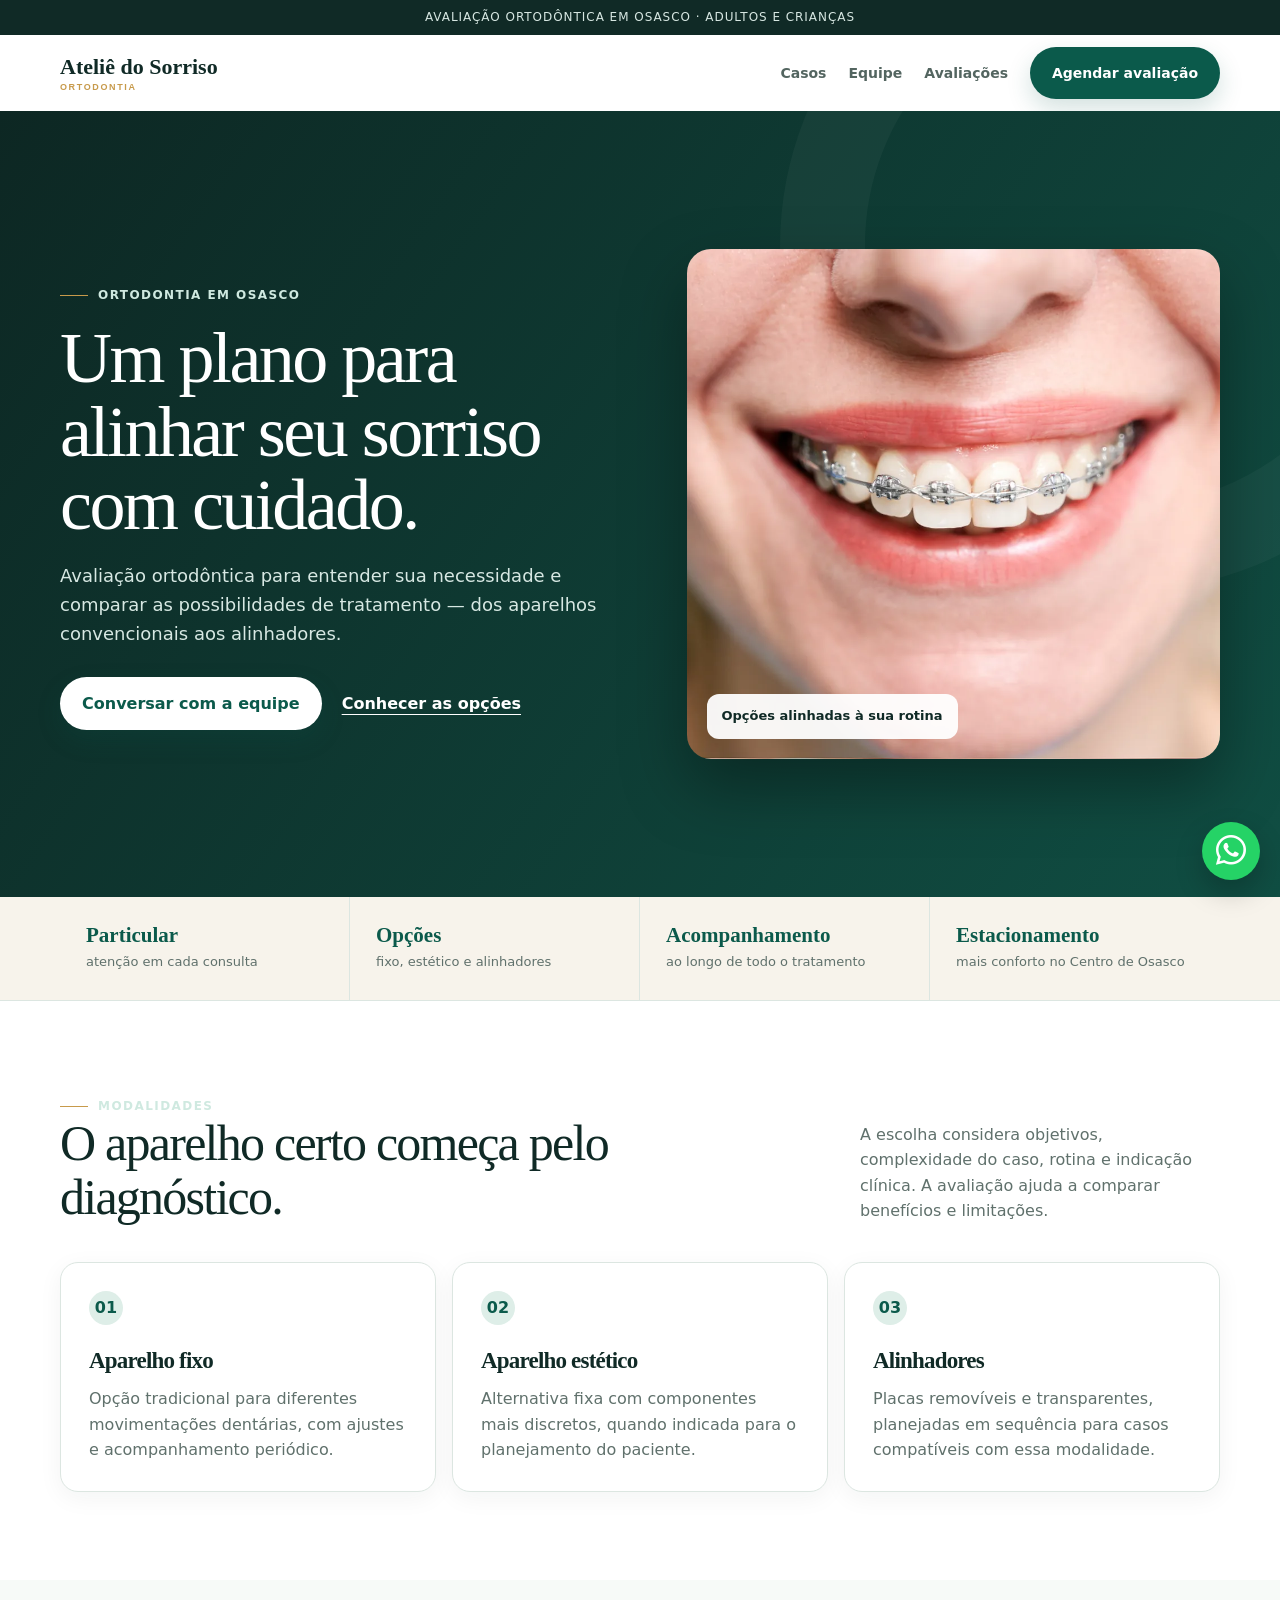
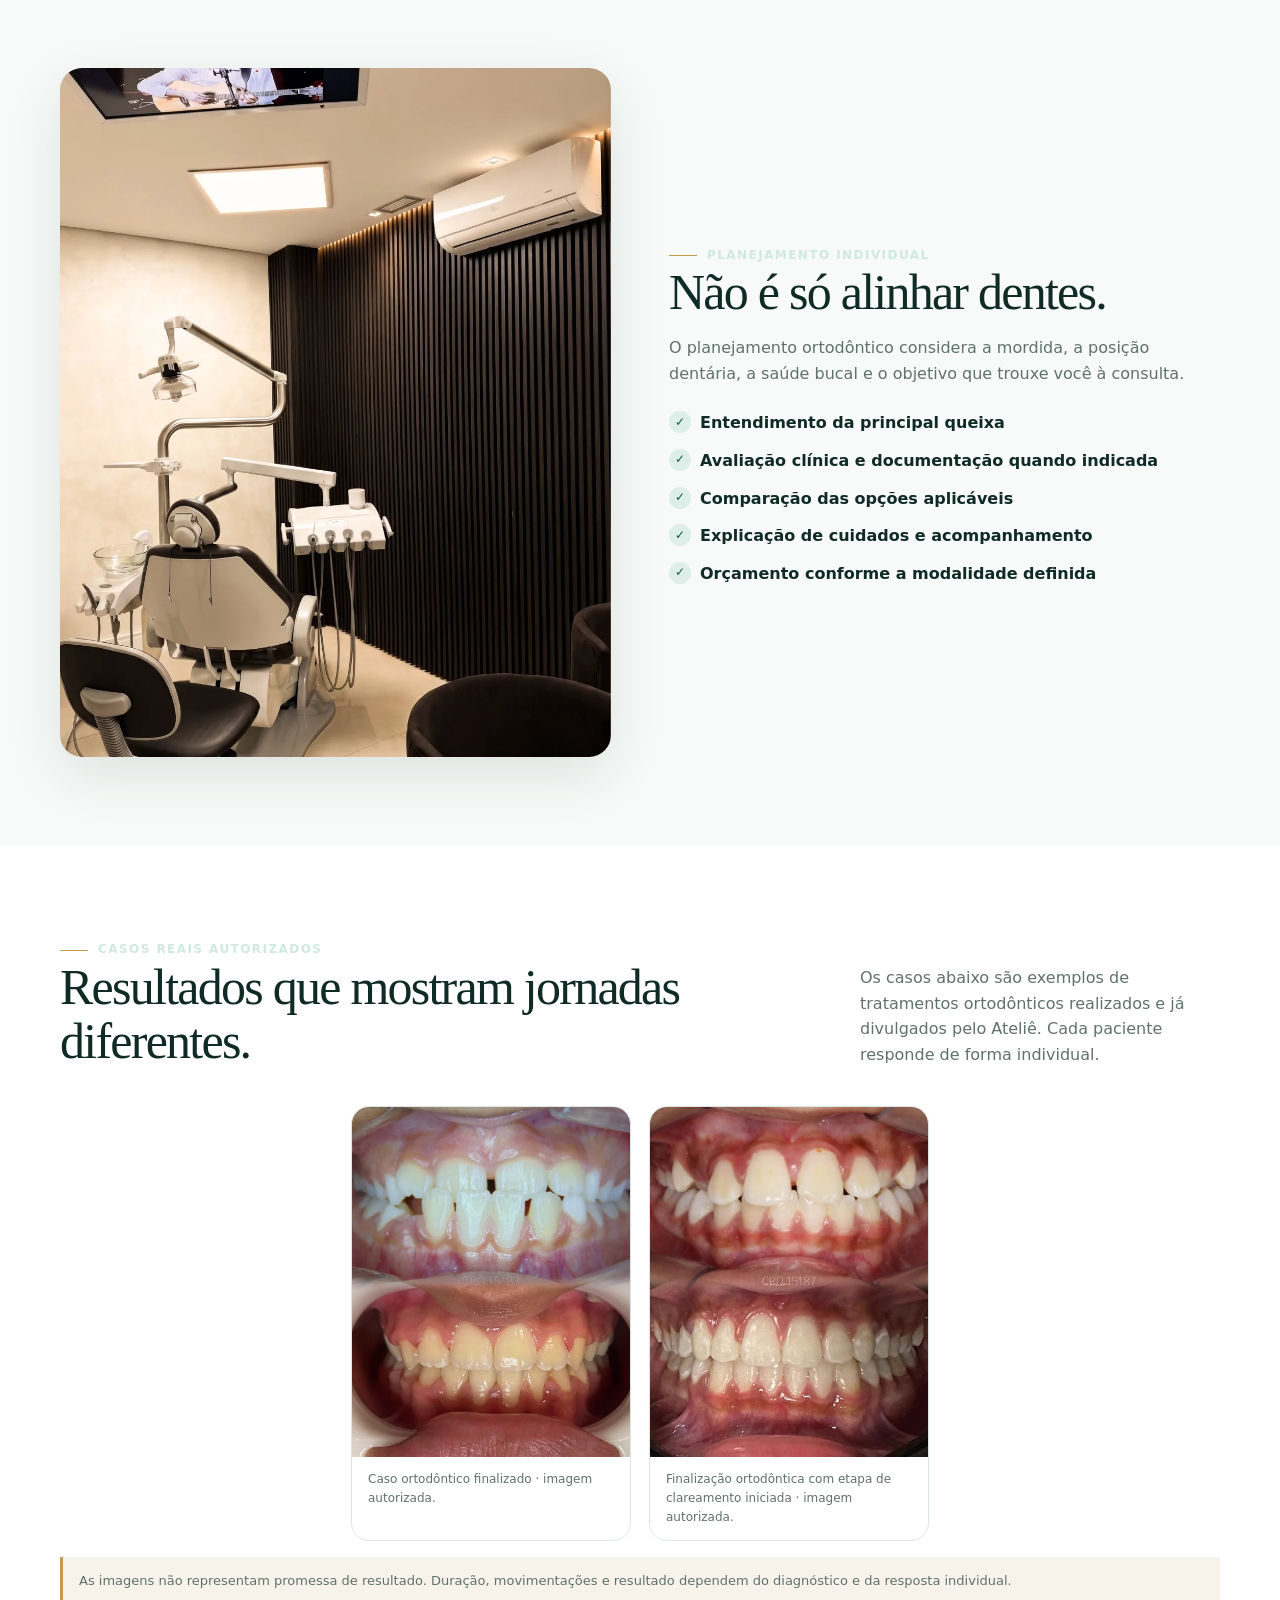
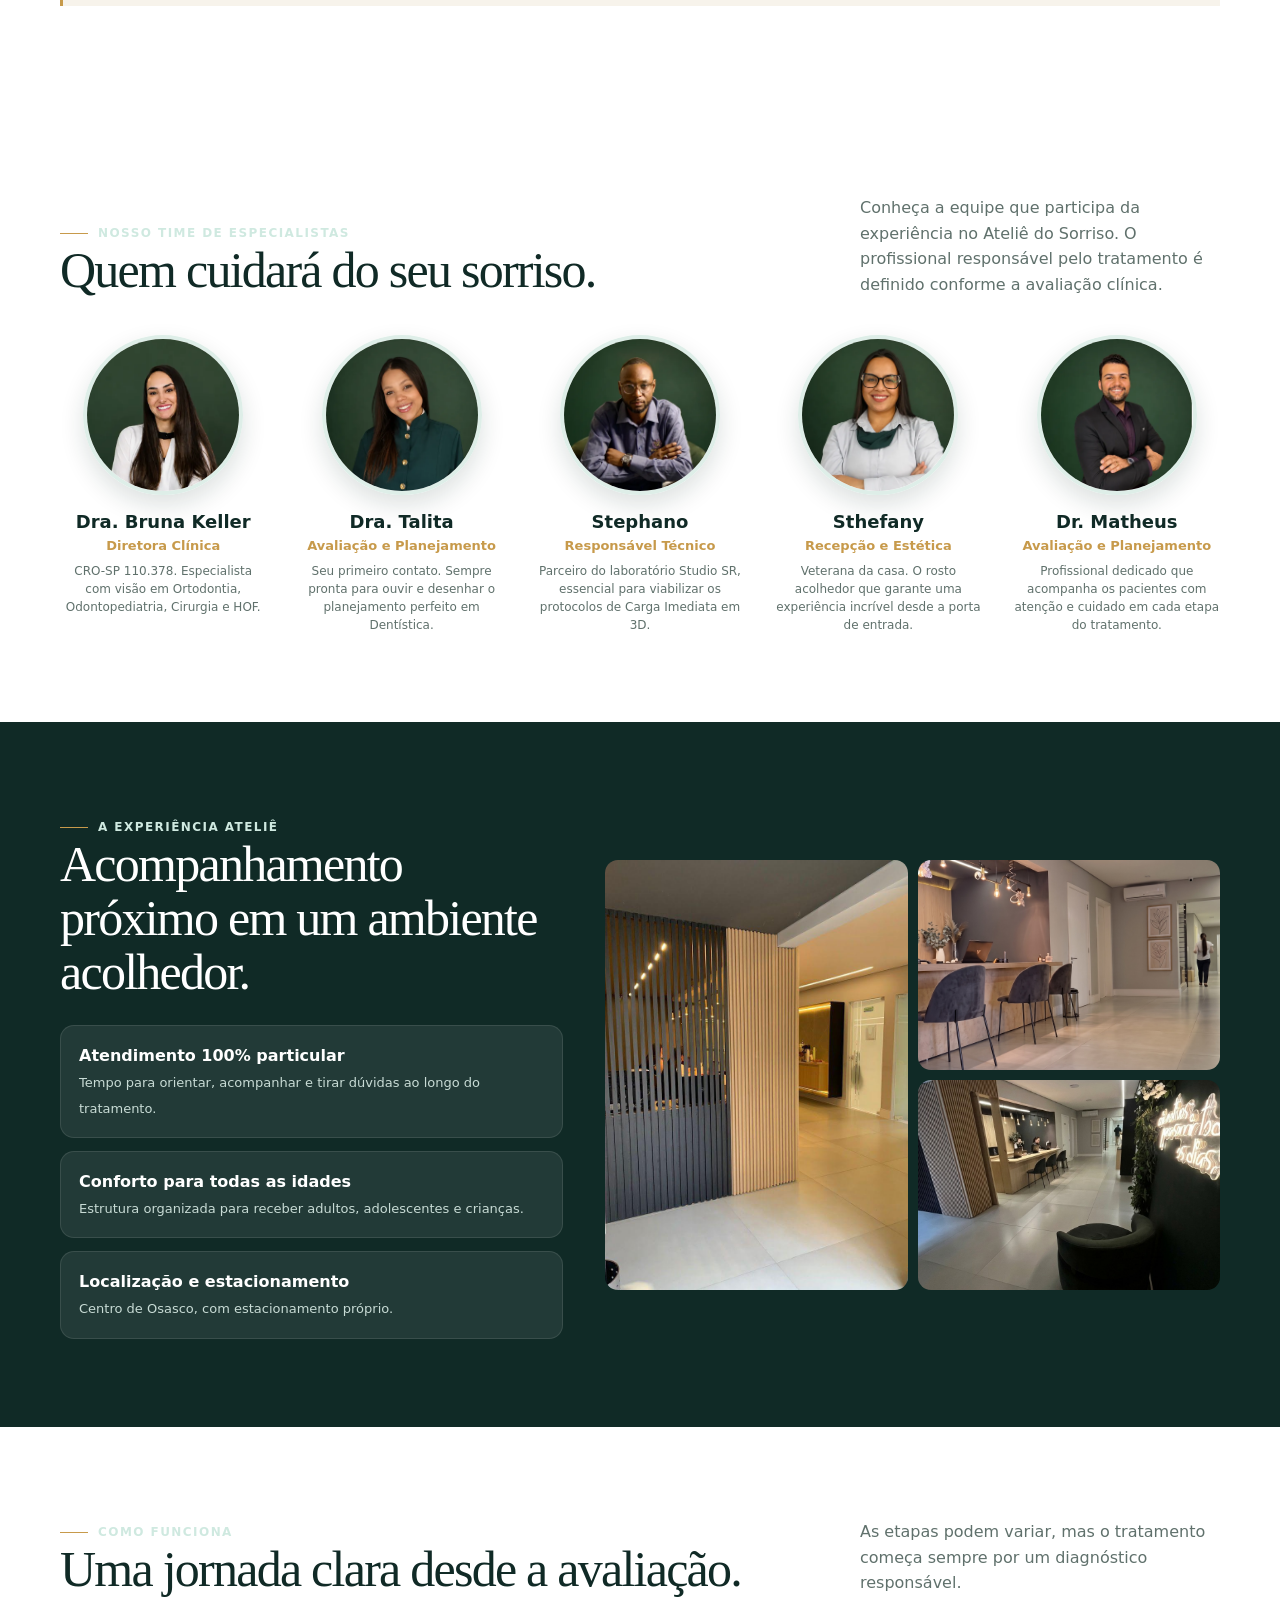
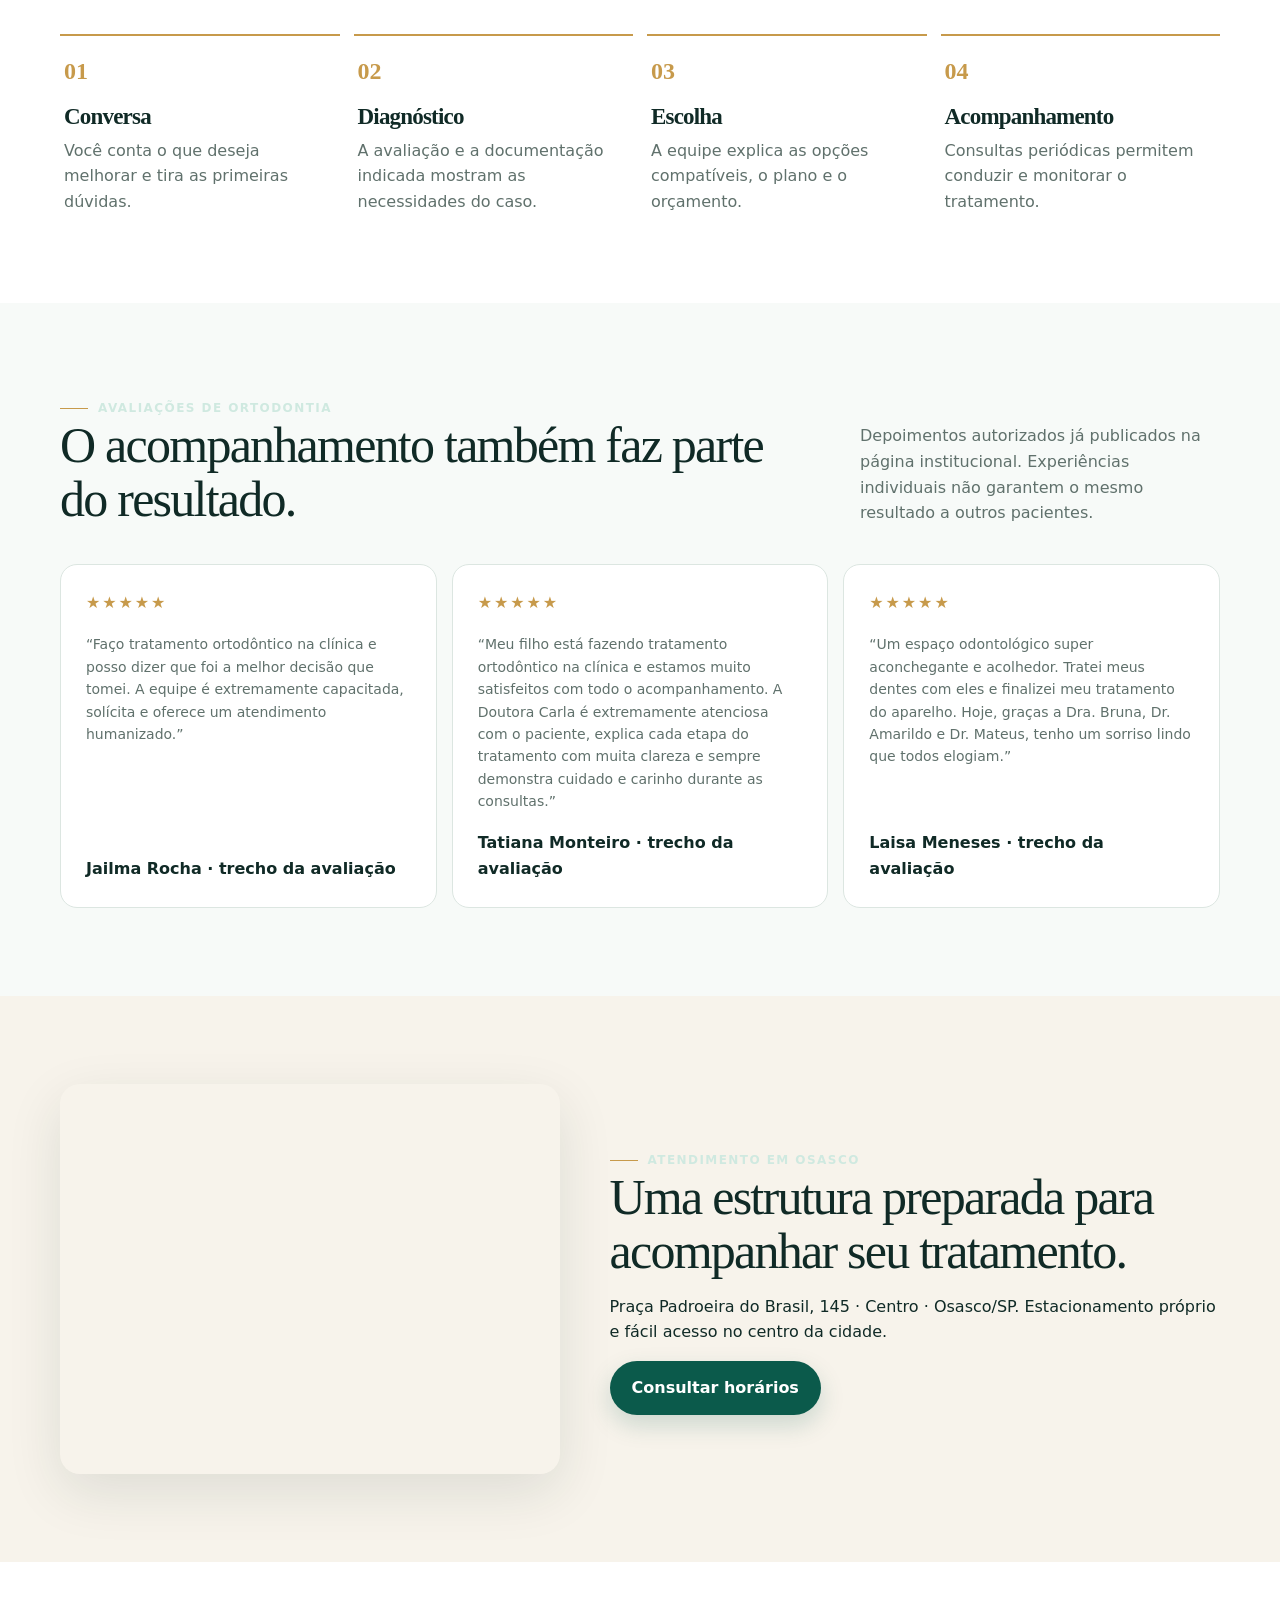
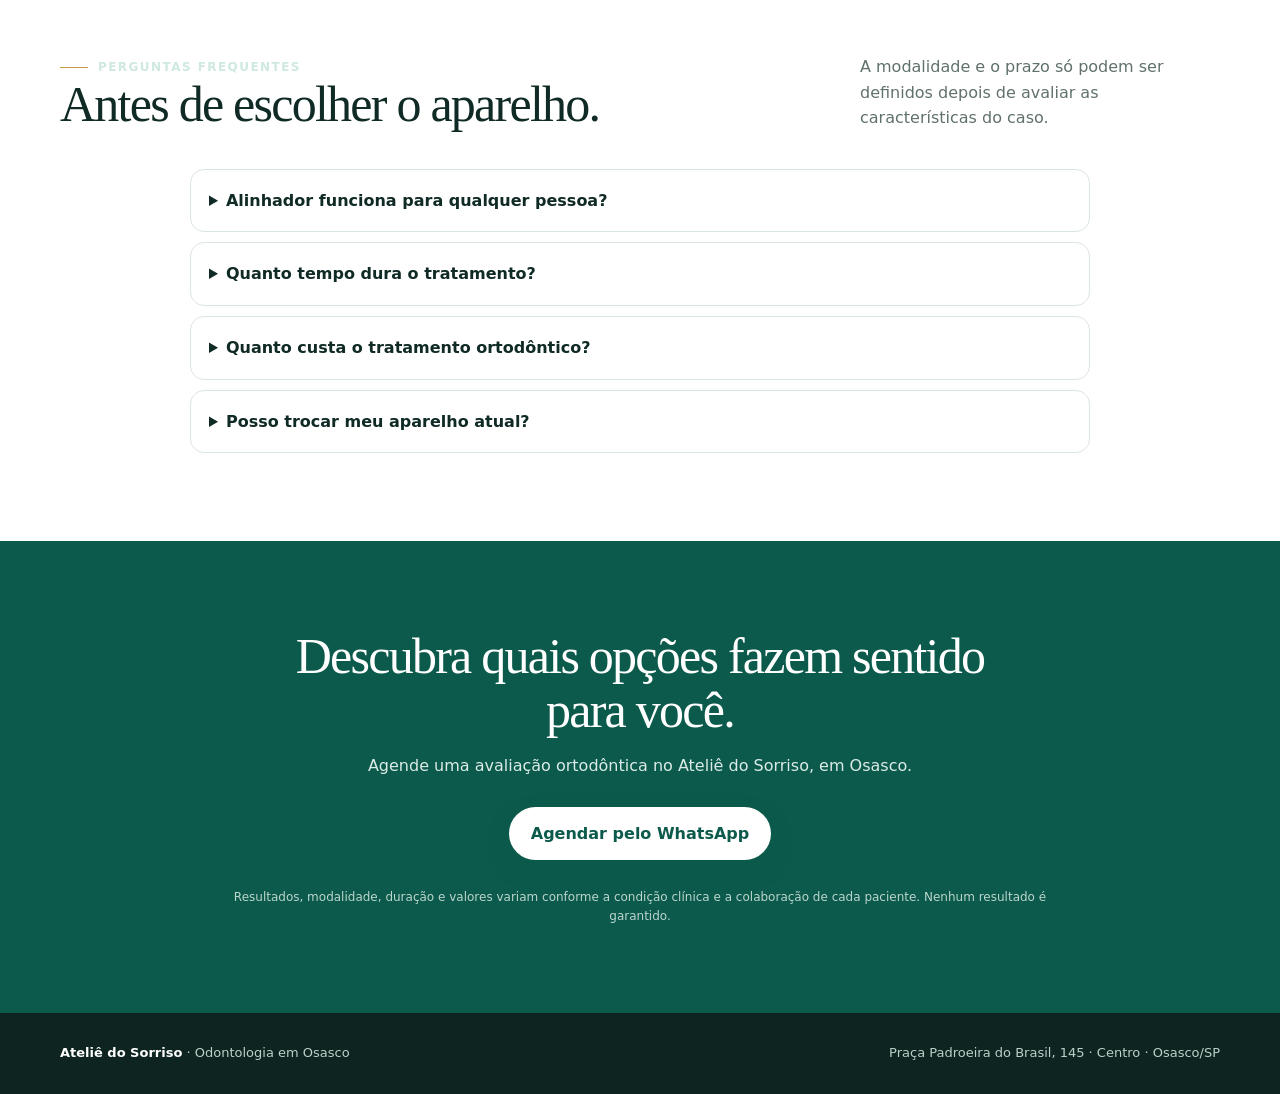
<file: ortodontia/index.html>
<!doctype html>
<html lang="pt-BR">
<head>
  <!-- Google Tag Manager -->
  <script>(function(w,d,s,l,i){w[l]=w[l]||[];w[l].push({'gtm.start':new Date().getTime(),event:'gtm.js'});var f=d.getElementsByTagName(s)[0],j=d.createElement(s),dl=l!='dataLayer'?'&l='+l:'';j.async=true;j.src='https://www.googletagmanager.com/gtm.js?id='+i+dl;f.parentNode.insertBefore(j,f);})(window,document,'script','dataLayer','GTM-WVX64R74');</script>
  <!-- End Google Tag Manager -->
  <meta charset="UTF-8">
  <meta name="viewport" content="width=device-width, initial-scale=1.0">
  <meta name="description" content="Avaliação ortodôntica em Osasco para aparelhos fixos, estéticos e alinhadores, com acompanhamento individualizado no Ateliê do Sorriso.">
  <title>Ortodontia em Osasco | Ateliê do Sorriso</title>
  <link rel="stylesheet" href="https://cdn.jsdelivr.net/npm/bootstrap-icons@1.11.3/font/bootstrap-icons.min.css">
  <link rel="stylesheet" href="../assets/landing.css?v=20260810-4">
  <script src="../assets/tracking.js?v=20260810-3" defer></script>
</head>
<body data-page="ortodontia" data-pipelead="https://go.pipelead.to/w/Fz3vj2">
  <noscript><iframe src="https://www.googletagmanager.com/ns.html?id=GTM-WVX64R74" height="0" width="0" style="display:none;visibility:hidden"></iframe></noscript>
  <div class="topbar">Avaliação ortodôntica em Osasco · Adultos e crianças</div>
  <header class="wrap nav"><a class="brand" href="#inicio">Ateliê do Sorriso<small>Ortodontia</small></a><nav class="nav-links" aria-label="Navegação principal"><a href="#casos">Casos</a><a href="#equipe">Equipe</a><a href="#depoimentos">Avaliações</a><a class="button" data-cta="nav" href="https://go.pipelead.to/w/Fz3vj2" target="_blank" rel="noopener">Agendar avaliação</a></nav></header>
  <main>
    <section class="hero" id="inicio"><div class="wrap hero-grid"><div class="hero-copy"><span class="eyebrow">Ortodontia em Osasco</span><h1>Um plano para alinhar seu sorriso com cuidado.</h1><p>Avaliação ortodôntica para entender sua necessidade e comparar as possibilidades de tratamento — dos aparelhos convencionais aos alinhadores.</p><div class="hero-actions"><a class="button light" data-cta="hero" href="https://go.pipelead.to/w/Fz3vj2" target="_blank" rel="noopener">Conversar com a equipe</a><a class="text-link" href="#opcoes">Conhecer as opções</a></div></div><div class="hero-media"><img src="../assets/optimized/hero-ortodontia.webp" alt="Sorriso com aparelho ortodôntico" width="1200" height="900" fetchpriority="high"><div class="hero-tag">Opções alinhadas à sua rotina</div></div></div></section>

    <div class="proof"><div class="wrap proof-grid"><div class="proof-item"><strong>Particular</strong><span>atenção em cada consulta</span></div><div class="proof-item"><strong>Opções</strong><span>fixo, estético e alinhadores</span></div><div class="proof-item"><strong>Acompanhamento</strong><span>ao longo de todo o tratamento</span></div><div class="proof-item"><strong>Estacionamento</strong><span>mais conforto no Centro de Osasco</span></div></div></div>

    <section id="opcoes"><div class="wrap"><div class="section-head"><div><span class="eyebrow">Modalidades</span><h2>O aparelho certo começa pelo diagnóstico.</h2></div><p>A escolha considera objetivos, complexidade do caso, rotina e indicação clínica. A avaliação ajuda a comparar benefícios e limitações.</p></div><div class="cards"><article class="card"><b>01</b><h3>Aparelho fixo</h3><p>Opção tradicional para diferentes movimentações dentárias, com ajustes e acompanhamento periódico.</p></article><article class="card"><b>02</b><h3>Aparelho estético</h3><p>Alternativa fixa com componentes mais discretos, quando indicada para o planejamento do paciente.</p></article><article class="card"><b>03</b><h3>Alinhadores</h3><p>Placas removíveis e transparentes, planejadas em sequência para casos compatíveis com essa modalidade.</p></article></div></div></section>

    <section class="soft"><div class="wrap split"><div class="split-media"><img src="../assets/optimized/hero-clinica.webp" alt="Consultório do Ateliê do Sorriso em Osasco" width="1200" height="900" loading="lazy"></div><div class="split-copy"><span class="eyebrow">Planejamento individual</span><h2>Não é só alinhar dentes.</h2><p>O planejamento ortodôntico considera a mordida, a posição dentária, a saúde bucal e o objetivo que trouxe você à consulta.</p><ul class="checks"><li>Entendimento da principal queixa</li><li>Avaliação clínica e documentação quando indicada</li><li>Comparação das opções aplicáveis</li><li>Explicação de cuidados e acompanhamento</li><li>Orçamento conforme a modalidade definida</li></ul></div></div></section>

    <section id="casos"><div class="wrap"><div class="section-head"><div><span class="eyebrow">Casos reais autorizados</span><h2>Resultados que mostram jornadas diferentes.</h2></div><p>Os casos abaixo são exemplos de tratamentos ortodônticos realizados e já divulgados pelo Ateliê. Cada paciente responde de forma individual.</p></div><div class="case-pair"><figure><img src="../assets/optimized/caso-ortodontia-1.webp" alt="Antes e depois de tratamento ortodôntico" width="900" height="1125" loading="lazy"><figcaption>Caso ortodôntico finalizado · imagem autorizada.</figcaption></figure><figure><img src="../assets/optimized/caso-ortodontia-2.webp" alt="Antes e depois de alinhamento ortodôntico" width="900" height="1125" loading="lazy"><figcaption>Finalização ortodôntica com etapa de clareamento iniciada · imagem autorizada.</figcaption></figure></div><p class="case-note">As imagens não representam promessa de resultado. Duração, movimentações e resultado dependem do diagnóstico e da resposta individual.</p></div></section>

    <section id="equipe"><div class="wrap"><div class="section-head"><div><span class="eyebrow">Nosso time de especialistas</span><h2>Quem cuidará do seu sorriso.</h2></div><p>Conheça a equipe que participa da experiência no Ateliê do Sorriso. O profissional responsável pelo tratamento é definido conforme a avaliação clínica.</p></div><div class="team-grid"><article class="team-card"><div class="team-photo"><img class="portrait-bruna" src="../assets/optimized/bruna.webp" alt="Dra. Bruna Keller" loading="lazy"></div><h3>Dra. Bruna Keller</h3><p class="team-role">Diretora Clínica</p><p class="team-bio">CRO-SP 110.378. Especialista com visão em Ortodontia, Odontopediatria, Cirurgia e HOF.</p></article><article class="team-card"><div class="team-photo"><img src="../assets/optimized/talita.webp" alt="Dra. Talita" loading="lazy"></div><h3>Dra. Talita</h3><p class="team-role">Avaliação e Planejamento</p><p class="team-bio">Seu primeiro contato. Sempre pronta para ouvir e desenhar o planejamento perfeito em Dentística.</p></article><article class="team-card"><div class="team-photo"><img src="../assets/optimized/stephano.webp" alt="Stephano" loading="lazy"></div><h3>Stephano</h3><p class="team-role">Responsável Técnico</p><p class="team-bio">Parceiro do laboratório Studio SR, essencial para viabilizar os protocolos de Carga Imediata em 3D.</p></article><article class="team-card"><div class="team-photo"><img src="../assets/optimized/sthefany.webp" alt="Sthefany" loading="lazy"></div><h3>Sthefany</h3><p class="team-role">Recepção e Estética</p><p class="team-bio">Veterana da casa. O rosto acolhedor que garante uma experiência incrível desde a porta de entrada.</p></article><article class="team-card"><div class="team-photo"><img src="../assets/optimized/matheus.webp" alt="Dr. Matheus" loading="lazy"></div><h3>Dr. Matheus</h3><p class="team-role">Avaliação e Planejamento</p><p class="team-bio">Profissional dedicado que acompanha os pacientes com atenção e cuidado em cada etapa do tratamento.</p></article></div></div></section>

    <section class="experience" id="experiencia"><div class="wrap experience-grid"><div><span class="eyebrow">A experiência Ateliê</span><h2>Acompanhamento próximo em um ambiente acolhedor.</h2><div class="experience-points"><div class="experience-point"><strong>Atendimento 100% particular</strong><span>Tempo para orientar, acompanhar e tirar dúvidas ao longo do tratamento.</span></div><div class="experience-point"><strong>Conforto para todas as idades</strong><span>Estrutura organizada para receber adultos, adolescentes e crianças.</span></div><div class="experience-point"><strong>Localização e estacionamento</strong><span>Centro de Osasco, com estacionamento próprio.</span></div></div></div><div class="clinic-gallery"><img src="../arquivos/1.jpeg" alt="Consultório do Ateliê do Sorriso" loading="lazy"><img src="../arquivos/4.jpeg" alt="Recepção do Ateliê do Sorriso" loading="lazy"><img src="../arquivos/5.jpeg" alt="Ambiente de espera do Ateliê do Sorriso" loading="lazy"></div></div></section>

    <section id="processo"><div class="wrap"><div class="section-head"><div><span class="eyebrow">Como funciona</span><h2>Uma jornada clara desde a avaliação.</h2></div><p>As etapas podem variar, mas o tratamento começa sempre por um diagnóstico responsável.</p></div><div class="steps"><article class="step"><h3>Conversa</h3><p>Você conta o que deseja melhorar e tira as primeiras dúvidas.</p></article><article class="step"><h3>Diagnóstico</h3><p>A avaliação e a documentação indicada mostram as necessidades do caso.</p></article><article class="step"><h3>Escolha</h3><p>A equipe explica as opções compatíveis, o plano e o orçamento.</p></article><article class="step"><h3>Acompanhamento</h3><p>Consultas periódicas permitem conduzir e monitorar o tratamento.</p></article></div></div></section>

    <section class="soft" id="depoimentos"><div class="wrap"><div class="section-head"><div><span class="eyebrow">Avaliações de Ortodontia</span><h2>O acompanhamento também faz parte do resultado.</h2></div><p>Depoimentos autorizados já publicados na página institucional. Experiências individuais não garantem o mesmo resultado a outros pacientes.</p></div><div class="testimonials"><article class="testimonial"><div class="testimonial-stars" aria-label="5 estrelas">★★★★★</div><blockquote>“Faço tratamento ortodôntico na clínica e posso dizer que foi a melhor decisão que tomei. A equipe é extremamente capacitada, solícita e oferece um atendimento humanizado.”</blockquote><cite>Jailma Rocha · trecho da avaliação</cite></article><article class="testimonial"><div class="testimonial-stars" aria-label="5 estrelas">★★★★★</div><blockquote>“Meu filho está fazendo tratamento ortodôntico na clínica e estamos muito satisfeitos com todo o acompanhamento. A Doutora Carla é extremamente atenciosa com o paciente, explica cada etapa do tratamento com muita clareza e sempre demonstra cuidado e carinho durante as consultas.”</blockquote><cite>Tatiana Monteiro · trecho da avaliação</cite></article><article class="testimonial"><div class="testimonial-stars" aria-label="5 estrelas">★★★★★</div><blockquote>“Um espaço odontológico super aconchegante e acolhedor. Tratei meus dentes com eles e finalizei meu tratamento do aparelho. Hoje, graças a Dra. Bruna, Dr. Amarildo e Dr. Mateus, tenho um sorriso lindo que todos elogiam.”</blockquote><cite>Laisa Meneses · trecho da avaliação</cite></article></div></div></section>

    <section class="location"><div class="wrap location-grid"><iframe class="map-frame" title="Mapa do Ateliê do Sorriso em Osasco" src="https://www.google.com/maps?q=Pra%C3%A7a%20Padroeira%20do%20Brasil%2C%20145%2C%20Centro%2C%20Osasco%20SP&amp;output=embed" loading="lazy" referrerpolicy="no-referrer-when-downgrade" allowfullscreen></iframe><div><span class="eyebrow">Atendimento em Osasco</span><h2>Uma estrutura preparada para acompanhar seu tratamento.</h2><p>Praça Padroeira do Brasil, 145 · Centro · Osasco/SP. Estacionamento próprio e fácil acesso no centro da cidade.</p><a class="button" data-cta="location" href="https://go.pipelead.to/w/Fz3vj2" target="_blank" rel="noopener">Consultar horários</a></div></div></section>

    <section id="duvidas"><div class="wrap"><div class="section-head"><div><span class="eyebrow">Perguntas frequentes</span><h2>Antes de escolher o aparelho.</h2></div><p>A modalidade e o prazo só podem ser definidos depois de avaliar as características do caso.</p></div><div class="faq"><details data-faq><summary>Alinhador funciona para qualquer pessoa?</summary><p>Nem todos os casos têm a mesma indicação. A avaliação mostra se alinhadores são adequados e quais alternativas devem ser comparadas.</p></details><details data-faq><summary>Quanto tempo dura o tratamento?</summary><p>O prazo depende das movimentações necessárias, da resposta individual e da colaboração com os cuidados recomendados.</p></details><details data-faq><summary>Quanto custa o tratamento ortodôntico?</summary><p>O investimento varia conforme a modalidade, a complexidade e o acompanhamento previsto. O orçamento é apresentado após o diagnóstico.</p></details><details data-faq><summary>Posso trocar meu aparelho atual?</summary><p>A equipe precisa avaliar o tratamento em andamento, a documentação e as condições bucais antes de orientar uma transição.</p></details></div></div></section>

    <section class="cta"><div class="wrap"><h2>Descubra quais opções fazem sentido para você.</h2><p>Agende uma avaliação ortodôntica no Ateliê do Sorriso, em Osasco.</p><a class="button light" data-cta="footer" href="https://go.pipelead.to/w/Fz3vj2" target="_blank" rel="noopener">Agendar pelo WhatsApp</a><p class="legal">Resultados, modalidade, duração e valores variam conforme a condição clínica e a colaboração de cada paciente. Nenhum resultado é garantido.</p></div></section>
  </main>
  <footer><div class="wrap footer-row"><div><strong>Ateliê do Sorriso</strong> · Odontologia em Osasco</div><div>Praça Padroeira do Brasil, 145 · Centro · Osasco/SP</div></div></footer>
  <a class="floating" data-cta="floating" aria-label="Falar no WhatsApp" title="Falar no WhatsApp" href="https://go.pipelead.to/w/Fz3vj2" target="_blank" rel="noopener"><i class="bi bi-whatsapp" aria-hidden="true"></i></a>
</body>
</html>
</file>
<file: assets/landing.css>
:root {
  --ink: #102a26;
  --green: #0b5a4b;
  --green-2: #167362;
  --mint: #deeee8;
  --cream: #f7f3eb;
  --gold: #c79a4b;
  --white: #ffffff;
  --muted: #60716c;
  --line: #dce6e1;
  --shadow: 0 18px 55px rgba(16, 42, 38, .11);
}
* { box-sizing: border-box; }
html { scroll-behavior: smooth; }
body { margin: 0; color: var(--ink); background: var(--white); font: 16px/1.6 Inter, ui-sans-serif, system-ui, -apple-system, BlinkMacSystemFont, "Segoe UI", sans-serif; }
img { max-width: 100%; display: block; }
a { color: inherit; text-decoration: none; }
.wrap { width: min(1160px, calc(100% - 40px)); margin: 0 auto; }
.topbar { background: var(--ink); color: #d7e7e2; text-align: center; padding: 8px 16px; font-size: 12px; letter-spacing: .08em; text-transform: uppercase; }
.nav { height: 76px; display: flex; align-items: center; justify-content: space-between; gap: 22px; }
.brand { font: 700 22px/1.05 Georgia, "Times New Roman", serif; }
.brand small { display: block; margin-top: 5px; color: var(--gold); font: 700 9px/1 Inter, sans-serif; letter-spacing: .18em; text-transform: uppercase; }
.nav-links { display: flex; align-items: center; gap: 22px; color: #536560; font-size: 14px; font-weight: 700; }
.button { display: inline-flex; justify-content: center; align-items: center; min-height: 52px; padding: 14px 22px; border-radius: 999px; background: var(--green); color: white; font-weight: 800; box-shadow: 0 10px 25px rgba(11, 90, 75, .18); transition: transform .2s ease, background .2s ease; }
.button:hover { transform: translateY(-2px); background: var(--green-2); }
.button.light { background: white; color: var(--green); }
.text-link { color: var(--green); font-weight: 800; text-decoration: underline; text-underline-offset: 5px; }
.hero { color: white; background: linear-gradient(125deg, #0d2723, #104e43); overflow: hidden; position: relative; }
.hero::after { content: ""; position: absolute; width: 520px; height: 520px; border: 85px solid rgba(255,255,255,.035); border-radius: 50%; right: -190px; top: -210px; }
.hero-grid { min-height: 610px; display: grid; grid-template-columns: 1.03fr .97fr; align-items: center; gap: 60px; position: relative; z-index: 1; }
.eyebrow { display: inline-flex; align-items: center; gap: 10px; color: #cfe9e0; font-size: 12px; font-weight: 850; letter-spacing: .12em; text-transform: uppercase; }
.eyebrow::before { content: ""; width: 28px; height: 1px; background: var(--gold); }
h1, h2, h3 { font-family: Georgia, "Times New Roman", serif; letter-spacing: -.035em; }
h1 { margin: 17px 0 20px; font-size: clamp(43px, 5.7vw, 72px); line-height: 1.02; font-weight: 500; }
h2 { margin: 0; font-size: clamp(32px, 4vw, 50px); line-height: 1.08; font-weight: 500; }
h3 { margin: 0; font-size: 23px; line-height: 1.18; }
.hero-copy > p { max-width: 610px; margin: 0 0 28px; color: #d7e8e3; font-size: 18px; }
.hero-actions { display: flex; align-items: center; flex-wrap: wrap; gap: 20px; }
.hero .text-link { color: white; }
.hero-media { height: 510px; border-radius: 24px; overflow: hidden; box-shadow: 0 28px 65px rgba(0,0,0,.35); position: relative; }
.hero-media img { width: 100%; height: 100%; object-fit: cover; }
.hero-tag { position: absolute; left: 20px; bottom: 20px; padding: 12px 15px; border-radius: 12px; background: rgba(255,255,255,.94); color: var(--ink); font-size: 13px; font-weight: 800; }
.proof { background: var(--cream); border-bottom: 1px solid var(--line); }
.proof-grid { display: grid; grid-template-columns: repeat(4, 1fr); }
.proof-item { padding: 26px; border-right: 1px solid var(--line); }
.proof-item:last-child { border-right: 0; }
.proof-item strong { display: block; color: var(--green); font: 700 21px Georgia, serif; }
.proof-item span { color: var(--muted); font-size: 13px; }
section { padding: 88px 0; }
.section-head { display: grid; grid-template-columns: minmax(0,1fr) 360px; gap: 45px; align-items: end; margin-bottom: 38px; }
.section-head p { color: var(--muted); margin: 0; }
.cards { display: grid; grid-template-columns: repeat(3, 1fr); gap: 16px; }
.card { padding: 28px; border: 1px solid var(--line); border-radius: 18px; background: white; box-shadow: 0 6px 24px rgba(16,42,38,.05); }
.card b { display: inline-grid; place-items: center; width: 34px; height: 34px; margin-bottom: 22px; border-radius: 50%; background: var(--mint); color: var(--green); }
.card p { color: var(--muted); margin: 12px 0 0; }
.card-kicker { display: block; margin-bottom: 8px; color: var(--gold); font-size: 11px; font-weight: 850; letter-spacing: .11em; text-transform: uppercase; }
.soft { background: #f7faf8; }
.split { display: grid; grid-template-columns: 1fr 1fr; gap: 58px; align-items: center; }
.split-media { min-height: 480px; border-radius: 22px; overflow: hidden; background: var(--cream); box-shadow: var(--shadow); }
.split-media img { width: 100%; height: 100%; min-height: 480px; object-fit: cover; }
.split-copy p { color: var(--muted); }
.checks { list-style: none; padding: 0; margin: 24px 0 0; display: grid; gap: 12px; }
.checks li { position: relative; padding-left: 31px; font-weight: 700; }
.checks li::before { content: "✓"; position: absolute; left: 0; top: 1px; width: 22px; height: 22px; display: grid; place-items: center; border-radius: 50%; background: var(--mint); color: var(--green); font-size: 12px; }
.steps { display: grid; grid-template-columns: repeat(4, 1fr); gap: 14px; counter-reset: steps; }
.step { counter-increment: steps; border-top: 2px solid var(--gold); padding: 22px 4px 0; }
.step::before { content: "0" counter(steps); display: block; margin-bottom: 18px; color: var(--gold); font: 700 24px Georgia, serif; }
.step p { margin: 8px 0 0; color: var(--muted); }
.case-grid { display: grid; grid-template-columns: 1.05fr .95fr; gap: 48px; align-items: center; }
.case-media { overflow: hidden; border-radius: 22px; background: var(--cream); box-shadow: var(--shadow); }
.case-media img { width: 100%; aspect-ratio: 4 / 4.5; object-fit: cover; }
.case-note { margin-top: 16px; padding: 14px 16px; border-left: 3px solid var(--gold); background: var(--cream); color: var(--muted); font-size: 13px; }
.tech-gallery { display: grid; grid-template-columns: 1.25fr .75fr; grid-template-rows: 190px 190px; gap: 12px; }
.tech-gallery img { width: 100%; height: 100%; object-fit: cover; border-radius: 15px; }
.tech-gallery img:first-child { grid-row: 1 / 3; }
.team-grid { display: grid; grid-template-columns: repeat(auto-fit, minmax(170px, 1fr)); gap: 32px; align-items: start; }
.team-card { text-align: center; }
.team-photo { width: 160px; height: 160px; margin: 0 auto 16px; overflow: hidden; border: 4px solid var(--mint); border-radius: 50%; box-shadow: 0 10px 25px rgba(16,42,38,.14); transition: border-color .2s ease; }
.team-card:hover .team-photo { border-color: var(--gold); }
.team-photo img { width: 100%; height: 100%; object-fit: cover; }
.team-photo .portrait-bruna { transform: scale(1.5); transform-origin: 50% 50%; }
.team-card h3 { margin: 0; font-family: Inter, ui-sans-serif, system-ui, sans-serif; font-size: 18px; font-weight: 800; letter-spacing: 0; }
.team-role { margin: 3px 0 7px; color: var(--gold); font-size: 13px; font-weight: 800; }
.team-bio { margin: 0; color: var(--muted); font-size: 12px; line-height: 1.48; }
.experience-grid { display: grid; grid-template-columns: .9fr 1.1fr; gap: 42px; align-items: center; }
.experience-points { display: grid; gap: 13px; margin-top: 26px; }
.experience-point { padding: 17px 18px; border-radius: 14px; background: rgba(255,255,255,.08); border: 1px solid rgba(255,255,255,.1); }
.experience-point strong { display: block; color: white; }
.experience-point span { color: #c8dbd5; font-size: 13px; }
.experience { background: var(--ink); color: white; }
.experience .eyebrow { color: #cfe9e0; }
.clinic-gallery { display: grid; grid-template-columns: 1fr 1fr; grid-template-rows: 210px 210px; gap: 10px; }
.clinic-gallery img { width: 100%; height: 100%; object-fit: cover; border-radius: 13px; }
.clinic-gallery img:first-child { grid-row: 1 / 3; }
.testimonials { display: grid; grid-template-columns: repeat(3, 1fr); gap: 15px; }
.testimonial { display: flex; flex-direction: column; min-height: 250px; padding: 25px; border: 1px solid var(--line); border-radius: 17px; background: white; }
.testimonial-stars { color: var(--gold); letter-spacing: .12em; }
.testimonial blockquote { margin: 18px 0; color: var(--muted); font-size: 14px; }
.testimonial cite { margin-top: auto; color: var(--ink); font-style: normal; font-weight: 850; }
.case-pair { display: grid; grid-template-columns: repeat(auto-fit, minmax(220px, 280px)); justify-content: center; gap: 18px; }
.case-pair figure { margin: 0; overflow: hidden; border-radius: 18px; background: white; border: 1px solid var(--line); }
.case-pair img { width: 100%; height: 350px; aspect-ratio: 4 / 5; object-fit: cover; }
.case-pair figcaption { padding: 13px 16px; color: var(--muted); font-size: 12px; }
.location { background: var(--cream); }
.location-grid { display: grid; grid-template-columns: .9fr 1.1fr; align-items: center; gap: 50px; }
.location img { width: 100%; height: 390px; object-fit: cover; border-radius: 20px; box-shadow: var(--shadow); }
.map-frame { width: 100%; height: 390px; border: 0; border-radius: 20px; box-shadow: var(--shadow); }
.faq { display: grid; gap: 10px; max-width: 900px; margin: 0 auto; }
.faq details { border: 1px solid var(--line); border-radius: 14px; background: white; padding: 0 18px; }
.faq summary { cursor: pointer; padding: 18px 0; font-weight: 800; }
.faq details p { margin: -4px 0 18px; color: var(--muted); }
.cta { background: var(--green); color: white; text-align: center; }
.cta h2 { max-width: 760px; margin: 0 auto 16px; }
.cta p { max-width: 620px; margin: 0 auto 28px; color: #dcebe7; }
.cta .legal { max-width: 820px; margin: 28px auto 0; color: #bcd5ce; font-size: 12px; line-height: 1.55; }
footer { padding: 30px 0; background: #0d2420; color: #bcd0ca; font-size: 13px; }
.footer-row { display: flex; justify-content: space-between; gap: 20px; }
.footer-row strong { color: white; }
.floating { position: fixed; z-index: 10; right: 20px; bottom: 20px; width: 58px; height: 58px; padding: 0; display: grid; place-items: center; border-radius: 50%; background: #25d366; color: white; font-size: 30px; line-height: 1; box-shadow: 0 12px 28px rgba(0,0,0,.22); transition: transform .2s ease, box-shadow .2s ease; }
.floating:hover { transform: translateY(-2px); box-shadow: 0 15px 32px rgba(0,0,0,.26); }
@media (max-width: 850px) {
  .nav-links a:not(.button) { display: none; }
  .hero-grid, .split, .location-grid, .section-head, .case-grid, .experience-grid { grid-template-columns: 1fr; }
  .hero-grid { padding: 52px 0; gap: 34px; }
  .hero-media { height: 430px; }
  .proof-grid, .steps { grid-template-columns: 1fr 1fr; }
  .cards { grid-template-columns: 1fr; }
  .team-grid { grid-template-columns: repeat(2, 1fr); }
  .testimonials { grid-template-columns: 1fr; }
  .section-head { gap: 14px; }
}
@media (max-width: 560px) {
  .wrap { width: min(100% - 28px, 1160px); }
  .topbar { font-size: 10px; }
  .nav { height: 66px; }
  .nav .button { display: none; }
  h1 { font-size: 43px; }
  section { padding: 62px 0; }
  .hero-media { height: 380px; }
  .proof-grid { grid-template-columns: 1fr 1fr; }
  .proof-item:nth-child(2) { border-right: 0; }
  .proof-item { border-bottom: 1px solid var(--line); padding: 19px 14px; }
  .steps { grid-template-columns: 1fr; }
  .team-grid { grid-template-columns: 1fr; }
  .case-pair { grid-template-columns: minmax(0, 280px); }
  .tech-gallery, .clinic-gallery { grid-template-columns: 1fr; grid-template-rows: repeat(3, 220px); }
  .tech-gallery img:first-child, .clinic-gallery img:first-child { grid-row: auto; }
  .split-media, .split-media img { min-height: 360px; }
  .footer-row { flex-direction: column; }
  .floating { left: auto; right: 14px; bottom: 14px; }
}
</file>
